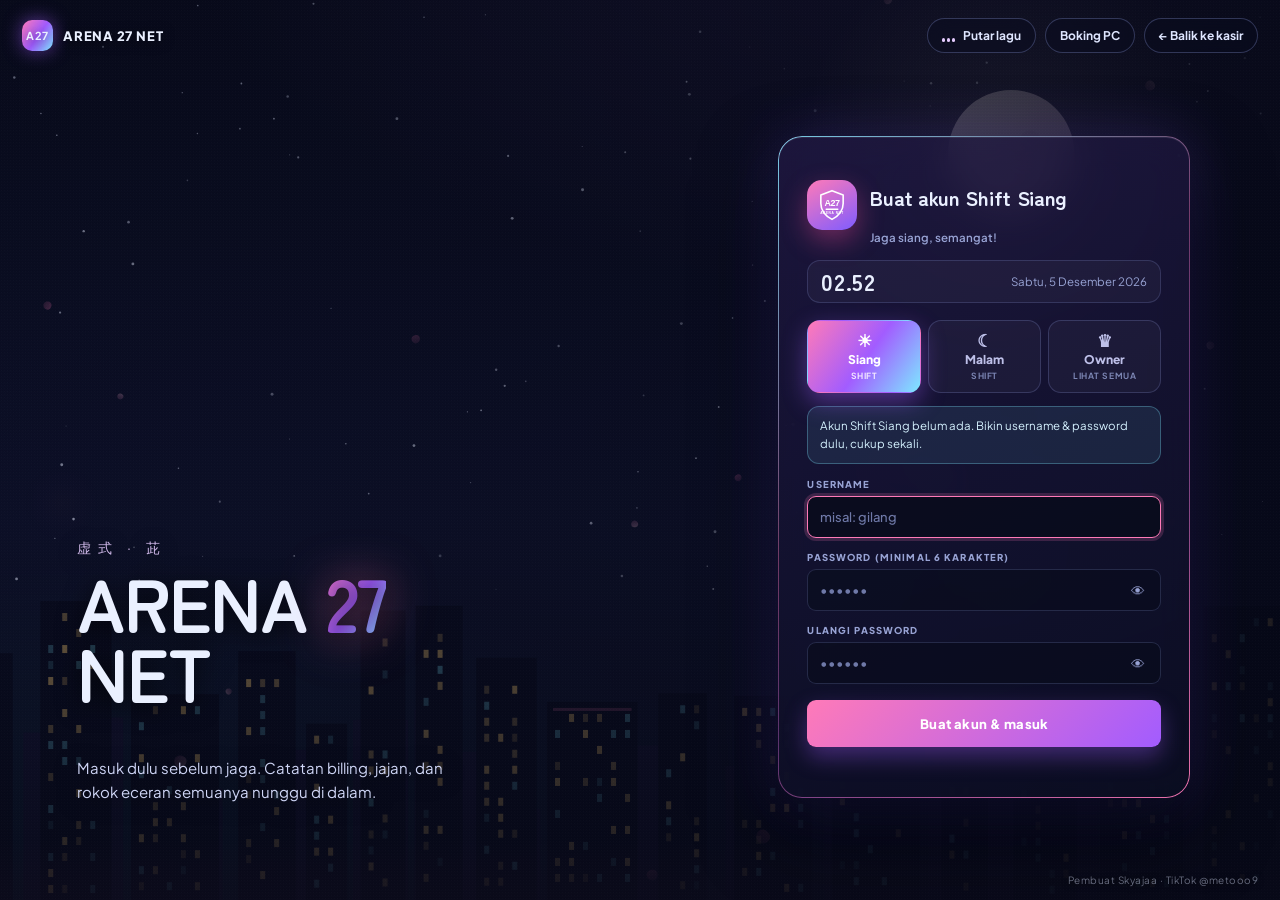
<file: index.html>
<!DOCTYPE html>
<html lang="id">
<head>
<meta charset="UTF-8">
<meta name="viewport" content="width=device-width, initial-scale=1.0">
<title>ARENA 27 NET</title>

<link rel="stylesheet" href="assets/theme.css">
<style>
.head-tools{display:flex;align-items:center;gap:9px;flex-wrap:wrap;justify-content:flex-end}
#shiftSwitch{display:flex;gap:6px}
#shiftSwitch button{min-height:34px;padding:0 11px}
#shiftSwitch button[disabled]{opacity:.45;pointer-events:none}
.card h2{font-size:19px}
#inputCard{border-top:1px solid rgba(255,122,184,.5)}
@media(max-width:700px){.head-tools{width:100%;justify-content:space-between}#shiftSwitch{flex:1}}
</style>
</head>

<body data-video="bg-anime.mp4" data-poster="bg-anime-poster.webp">

<div class="container">

    <div class="header">

        <div class="logo">
            <div class="logo-icon" role="img" aria-label="Logo Arena 27 Net">
                <svg viewBox="0 0 64 64" aria-hidden="true">
                    <path d="M32 5 53 13v16c0 14-8 23-21 30C19 52 11 43 11 29V13L32 5Z" fill="none" stroke="currentColor" stroke-width="3" stroke-linejoin="round"/>
                    <text x="32" y="34" text-anchor="middle" fill="currentColor" font-family="Arial,sans-serif" font-size="17" font-weight="800" letter-spacing="-1">A27</text>
                    <path d="M21 40h22" stroke="currentColor" stroke-width="2.5" stroke-linecap="round"/>
                    <text x="32" y="49" text-anchor="middle" fill="currentColor" font-family="Arial,sans-serif" font-size="6" font-weight="700" letter-spacing="1.1">ARENA NET</text>
                </svg>
            </div>
            <div>
                <div class="logo-title">ARENA 27 NET</div>
                <div class="logo-sub">reguler · vip · vvip</div>
                        </div>

        </div>

        <div class="head-tools">
            <div class="who"><span class="dot"></span><span>Jaga sebagai</span><b id="whoName">Shift Siang</b></div>
            <div id="shiftSwitch">
                <button class="btn-ghost" type="button" data-shift="SIANG" onclick="switchShift('SIANG')">Siang</button>
                <button class="btn-ghost" type="button" data-shift="MALAM" onclick="switchShift('MALAM')">Malam</button>
                <button class="btn-ghost" type="button" data-shift="OWNER" onclick="switchShift('OWNER')">Owner</button>
            </div>
            <button class="btn-ghost" type="button" id="videoToggle" hidden>Video latar</button>
            <button class="btn-ghost" type="button" onclick="leaveSession()">Keluar</button>
            <a class="stock-link" href="#akunCard">Password</a>
            <a class="stock-link" href="stock.html">Stok &amp; rokok</a>
        </div>

    </div>


    <!-- IDENTITAS -->

    <div class="card">

        <div class="grid">

            <div class="field">
                <label>PETUGAS JAGA</label>
                <input id="staff" placeholder="GILANG" oninput="saveIdent()">
            </div>

            <div class="field">
                <label>TANGGAL LAPORAN</label>
                <input id="tanggal" type="date" onchange="saveIdent();render()">
            </div>

            

        </div>
        <p class="settings-note" style="margin:10px 0 0;">Pilih tanggal buat melihat, mencatat, atau mengunduh laporan hari itu. Data Siang dan Malam dipisah, Owner lihat gabungan keduanya.</p>

    </div>

    <details class="card settings">
        <summary>Harga PC</summary>
        <div class="settings-body">
            <p class="settings-intro">Isi harga standar tiap klas PC. PC yang tarifnya beda ditulis harga khususnya di kolom bawah. Klik tombol PC buat mengisi nama dan nominal sekaligus.</p>
            <div class="price-grid">
                <div class="field"><label>DEFAULT REGULER</label><input id="priceREGULER" type="number" min="0" placeholder="Belum diatur"></div>
                <div class="field"><label>DEFAULT VIP</label><input id="priceVIP" type="number" min="0" placeholder="Belum diatur"></div>
                <div class="field"><label>DEFAULT VVIP</label><input id="priceVVIP" type="number" min="0" placeholder="Belum diatur"></div>
            </div>
            <div class="field">
                <label>HARGA KHUSUS PER PC</label>
                <textarea id="pcPrices" placeholder="Contoh:&#10;REG 01=4000&#10;VIP 03=5000&#10;VVIP 01=6000"></textarea>
                <p class="settings-note">Satu PC satu baris, formatnya NAMA PC=HARGA. Harga khusus menang atas harga standar.</p>
            </div>
            <button class="settings-save" onclick="savePrices()">Simpan pengaturan</button>
        </div>
    </details>

    <!-- INPUT CEPAT -->

    <div class="card" id="inputCard">

        <h2 class="serif">Sesi baru</h2>

        <div class="grid">

            <div class="field">
                <label>KLAS PC</label>
                <div class="seg" id="segKat">
                    <button class="active" onclick="setKat('REGULER',this)">REGULER</button>
                    <button onclick="setKat('VIP',this)">VIP</button>
                    <button onclick="setKat('VVIP',this)">VVIP</button>
                </div>
            </div>

            <div class="field" style="grid-column:span 2">
                <label>NAMA PC / TAMU</label>
                <input id="nama" placeholder="REG 02 / FAISAL" onchange="isiHargaNama()" onkeydown="if(event.key==='Enter')addEntry()">
                <div class="chips" id="chips"></div>
            </div>

            <div class="field">
                <label>TAGIHAN</label>
                <input id="nominal" type="number" placeholder="4000" oninput="hitungKembalian()">
            </div>

            <div class="field">
                <label>PEMBAYARAN</label>
                <div class="seg" id="segBayar">
                    <button class="cash active" onclick="setBayar('CASH',this)">CASH</button>
                    <button class="qris" onclick="setBayar('QRIS',this)">QRIS</button>
                </div>
            </div>

            <div class="field" id="bayarField">
                <label>UANG DITERIMA</label>
                <input id="bayar" type="number" placeholder="5000" oninput="hitungKembalian()">
            </div>

            <div class="field">
                <label>&nbsp;</label>
                <button class="add-btn" onclick="addEntry()">Tambah sesi</button>
            </div>

        </div>

        <div class="hint" id="kembalianHint"></div>
        <p class="settings-note" style="margin:6px 0 0;">Uang kembalian cuma bantu hitung di meja, tidak ikut tersimpan atau masuk laporan.</p>

    </div>


    <!-- DAFTAR -->

    <div class="card">

        <h2 class="serif" id="listTitle">Sesi tercatat</h2>
        <div class="list-tools">
            <input id="entrySearch" type="search" placeholder="Cari nama atau PC…" oninput="render()" aria-label="Cari sesi">
            <span class="list-count" id="entryCount">0 sesi</span>
        </div>

        <div class="cols">

            <div class="grp">
                <h3>REGULER</h3>
                <div id="listREGULER"></div>
            </div>

            <div class="grp">
                <h3>VIP</h3>
                <div id="listVIP"></div>
            </div>

            <div class="grp">
                <h3>VVIP</h3>
                <div id="listVVIP"></div>
            </div>

        </div>

    </div>


    <!-- TOTALS -->

    <div class="card">

        <div class="totals">

            <div class="tot">
                <div class="lbl">TOTAL CASH</div>
                <div class="val" id="totCash">0</div>
            </div>

            <div class="tot warm">
                <div class="lbl">TOTAL QRIS</div>
                <div class="val" id="totQris">0</div>
            </div>

            <div class="tot">
                <div class="lbl">TOTAL SEMUA</div>
                <div class="val" id="totSemua">0</div>
            </div>

        </div>

    </div>


    <!-- EXPORT -->

    <div class="card">

        <h2 class="serif">Kirim laporan</h2>

        <div class="export">

            <button class="primary" onclick="copyTsv()">Copy buat Excel</button>

            <button onclick="downloadXls()">Unduh .xls</button>

            <button onclick="window.print()">Cetak / PDF</button>

            <button class="danger" id="resetButton" onclick="resetHarian()">Kosongkan shift ini</button>

        </div>
        <div class="backup-actions">
            <button type="button" onclick="downloadBackup()">Cadangkan data</button>
            <button type="button" onclick="document.getElementById('backupFile').click()">Pulihkan cadangan</button>
            <input id="backupFile" type="file" accept="application/json,.json" hidden onchange="restoreBackup(event)">
        </div>
        <p class="settings-note" style="margin:9px 0 0">File cadangan berisi laporan kasir dan harga PC di komputer ini. Simpan di folder yang aman.</p>

    </div>


    <!-- AKUN -->

    <div class="card" id="akunCard">

        <h2 class="serif">Ganti <span id="pwKind">password</span> <b id="akunName">Shift Siang</b></h2>

        <div class="grid">
            <div class="field">
                <label for="pwOld" id="pwOldLabel">PASSWORD SEKARANG</label>
                <input id="pwOld" type="password" autocomplete="current-password" placeholder="Isi dulu yang lama">
            </div>
            <div class="field">
                <label for="pwNew" id="pwNewLabel">PASSWORD BARU</label>
                <input id="pwNew" type="password" autocomplete="new-password" placeholder="Minimal 6 karakter">
            </div>
            <div class="field">
                <label for="pwNew2">ULANGI YANG BARU</label>
                <input id="pwNew2" type="password" autocomplete="new-password" placeholder="Sama persis">
            </div>
            <button class="add-btn" type="button" id="pwSave" onclick="savePassword()">Ganti sekarang</button>
        </div>

        <div class="hint" id="pwMsg"></div>
        <p class="settings-note" style="margin:6px 0 0">Password baru cuma berlaku di komputer ini, langsung dipakai buat login berikutnya. Kalau lupa, bikin ulang akunnya dari halaman masuk.</p>

    </div>

</div>


<!-- AREA CETAK -->

<div id="printArea"></div>


<div class="toast" id="toast"></div>

<script src="assets/anime-bg.js"></script>
<script src="assets/auth.js"></script>
<script>

/* ================= DATA ================= */

let entries = [];
let kat  = "REGULER";
let bayar= "CASH";
const session = ArenaAuth.session();
if(!session) location.replace("login.html");
let activeShift = session ? session.account : "SIANG";

function todayKey(){
    const now = new Date();
    return `${now.getFullYear()}-${String(now.getMonth()+1).padStart(2,"0")}-${String(now.getDate()).padStart(2,"0")}`;
}

try{
    entries = JSON.parse(localStorage.getItem("billing_entries")) || [];
    const legacyDate = localStorage.getItem("billing_tgl");
    let migrated = false;
    entries.forEach(e => {
        if(!e.shift) e.shift = "SIANG";
        if(!e.date){
            e.date = legacyDate || todayKey();
            migrated = true;
        }
    });
    if(migrated){
        try{ localStorage.setItem("billing_entries", JSON.stringify(entries)); }catch(e){}
    }
}catch(e){ entries = []; }

function scopedEntries(){
    const selectedDate = document.getElementById("tanggal").value;
    return entries.filter(e =>
        e.date === selectedDate &&
        (activeShift === "OWNER" || (e.shift || "SIANG") === activeShift)
    );
}

function applyShift(){
    const staff = document.getElementById("staff");
    staff.value = activeShift === "OWNER"
        ? "OWNER"
        : (localStorage.getItem("billing_staff_" + activeShift) || (session && session.username) || "");
    staff.readOnly = activeShift === "OWNER";
    document.getElementById("inputCard").style.display = activeShift === "OWNER" ? "none" : "";
    document.getElementById("resetButton").style.display = activeShift === "OWNER" ? "none" : "";
    document.getElementById("whoName").textContent = ArenaAuth.LABELS[activeShift];
    document.querySelectorAll("#shiftSwitch button").forEach(b => {
        const on = b.dataset.shift === activeShift;
        b.classList.toggle("on", on);
        b.disabled = on;
    });
    syncPasswordCard();
    render();
}

function switchShift(account){
    localStorage.setItem("arena27_last_shift", account);
    location.replace("login.html?switch=1&as=" + account);
}

function leaveSession(){
    ArenaAuth.signOut();
    location.replace("login.html");
}

/* ganti password akun yang lagi dipakai */
const PW_KIND = {
    OWNER:{word:"PIN", oldLabel:"PIN SEKARANG", newLabel:"PIN BARU", placeholder:"4 sampai 8 angka", digits:true},
    SIANG:{word:"password", oldLabel:"PASSWORD SEKARANG", newLabel:"PASSWORD BARU", placeholder:"Minimal 6 karakter", digits:false},
    MALAM:{word:"password", oldLabel:"PASSWORD SEKARANG", newLabel:"PASSWORD BARU", placeholder:"Minimal 6 karakter", digits:false}
};

function pwMsg(text, good){
    const h = document.getElementById("pwMsg");
    h.textContent = text;
    h.style.color = good ? "var(--good)" : "var(--bad)";
}

function syncPasswordCard(){
    const k = PW_KIND[activeShift] || PW_KIND.SIANG;
    document.getElementById("akunName").textContent = ArenaAuth.LABELS[activeShift];
    document.getElementById("pwKind").textContent = k.word;
    document.getElementById("pwOldLabel").textContent = k.oldLabel;
    document.getElementById("pwNewLabel").textContent = k.newLabel;
    const nw = document.getElementById("pwNew");
    nw.placeholder = k.placeholder;
    ["pwOld", "pwNew", "pwNew2"].forEach(id => {
        document.getElementById(id).inputMode = k.digits ? "numeric" : "";
    });
    pwMsg("", true);
}

function savePassword(){
    const old = document.getElementById("pwOld").value;
    const nw  = document.getElementById("pwNew").value;
    const nw2 = document.getElementById("pwNew2").value;
    const k = PW_KIND[activeShift] || PW_KIND.SIANG;

    if(!old) return pwMsg(k.word === "PIN" ? "PIN yang lama belum diisi." : "Password yang lama belum diisi.");
    if(!nw) return pwMsg(k.word === "PIN" ? "PIN baru belum diisi." : "Password baru belum diisi.");
    if(nw !== nw2) return pwMsg("Yang baru sama ulanginya beda, coba lagi.");

    const btn = document.getElementById("pwSave");
    btn.disabled = true;
    btn.textContent = "Menyimpan…";

    ArenaAuth.changePassword(activeShift, old, nw).then(function(){
        ["pwOld", "pwNew", "pwNew2"].forEach(id => document.getElementById(id).value = "");
        pwMsg(k.word + " " + ArenaAuth.LABELS[activeShift] + " sudah diganti. Login berikutnya pakai yang baru.", true);
        toast(k.word + " berhasil diganti");
    }).catch(function(err){
        pwMsg(err && err.message ? err.message : "Ganti " + k.word + " gagal, coba lagi.");
    }).finally(function(){
        btn.disabled = false;
        btn.textContent = "Ganti sekarang";
    });
}

function saveAll(){
    try{
        localStorage.setItem("billing_entries", JSON.stringify(entries));
        return true;
    }catch(e){
        alert("Gagal menyimpan. Data belum diperbarui di browser.");
        return false;
    }
}

function saveIdent(){
    if(activeShift !== "OWNER"){
        localStorage.setItem("billing_staff_" + activeShift, document.getElementById("staff").value);
    }
    localStorage.setItem("billing_tgl", document.getElementById("tanggal").value);
}


/* ================= SETUP ================= */

const CHIPS = {
    "REGULER":["REG 01","REG 02","REG 03","REG 04","REG 05","REG 06","REG 07","REG 08","REG 09","REG 10","REG 11"],
    "VIP":    ["VIP 01","VIP 02","VIP 03","VIP 04","VIP 05"],
    "VVIP":   ["VVIP 01","VVIP 02"]
};

let priceSettings = {defaults:{}, pc:{}};
try{
    priceSettings = JSON.parse(localStorage.getItem("billing_prices")) || priceSettings;
}catch(e){}

function initPrices(){
    ["REGULER","VIP","VVIP"].forEach(k => {
        const field = document.getElementById("price" + k);
        field.value = priceSettings.defaults[k] || "";
    });
    document.getElementById("pcPrices").value = Object.entries(priceSettings.pc)
        .map(([name, price]) => `${name}=${price}`).join("\n");
}

function savePrices(){
    const defaults = {};
    ["REGULER","VIP","VVIP"].forEach(k => {
        const value = document.getElementById("price" + k).value;
        defaults[k] = value === "" ? null : Number(value);
    });
    if(Object.values(defaults).some(value=>value!==null&&(!Number.isFinite(value)||value<0))){
        alert("Harga default harus berupa angka nol atau lebih.");
        return;
    }

    const pc = {};
    const lines = document.getElementById("pcPrices").value.split(/\n/);
    for(const line of lines){
        if(!line.trim()) continue;
        const match = line.match(/^(.+?)\s*=\s*(\d+)$/);
        if(!match){
            alert("Format harga PC belum benar. Gunakan NAMA PC=HARGA, satu PC per baris.");
            return;
        }
        const price = Number(match[2]);
        if(!match[1].trim() || !Number.isFinite(price)){
            alert("Nama PC dan harga harus diisi dengan benar.");
            return;
        }
        pc[match[1].trim().toUpperCase()] = price;
    }

    const previous = priceSettings;
    priceSettings = {defaults, pc};
    try{
        localStorage.setItem("billing_prices", JSON.stringify(priceSettings));
        toast("Pengaturan harga berhasil disimpan.");
    }catch(e){
        priceSettings = previous;
        alert("Pengaturan gagal disimpan di browser.");
    }
}

function pilihPc(name){
    document.getElementById("nama").value = name;
    isiHargaNama();
}

function isiHargaNama(){
    const name = document.getElementById("nama").value.trim().toUpperCase();
    const price = priceSettings.pc[name] ?? priceSettings.defaults[kat];
    if(price !== null && price !== undefined && price !== ""){
        document.getElementById("nominal").value = price;
        hitungKembalian();
    }
}

function setKat(k, btn){

    kat = k;

    document.querySelectorAll("#segKat button")
        .forEach(b => b.classList.remove("active"));

    btn.classList.add("active");

    renderChips();

}

function setBayar(b, btn){

    bayar = b;

    document.querySelectorAll("#segBayar button")
        .forEach(x => x.classList.remove("active"));

    btn.classList.add("active");

    document.getElementById("bayarField").style.display =
        b === "CASH" ? "block" : "none";

    hitungKembalian();

}


function renderChips(){

    document.getElementById("chips").innerHTML =
        CHIPS[kat].map(c =>
            `<button onclick="pilihPc('${c}')">${c}</button>`
        ).join("");

}

/* ================= TAMBAH / HAPUS ================= */

function addEntry(){

    if(activeShift === "OWNER") return;

    const nama    = document.getElementById("nama").value.trim().toUpperCase();
    const nominal = Number(document.getElementById("nominal").value);
    

        if(!nama || !Number.isFinite(nominal) || nominal <= 0 || !document.getElementById("tanggal").value){
        alert("Isi tanggal, nama/PC, dan nominal dengan benar.");
        return;
    }


    entries.push({
        id: Date.now() + "" + Math.floor(Math.random()*999),
        kat,
        shift: activeShift,
        date: document.getElementById("tanggal").value,
        nama,
        nominal,
        bayarM: bayar
    });

    if(!saveAll()){
        entries.pop();
        return;
    }

    document.getElementById("nama").value    = "";
    document.getElementById("nominal").value = "";
    document.getElementById("bayar").value   = "";

    document.getElementById("kembalianHint").textContent = "";

    render();

}


function delEntry(id){
    const entry = entries.find(e => e.id === id);
    if(!entry || !confirm(`Hapus sesi ${entry.nama} senilai ${fmt(entry.nominal)}?`)) return;
    const previous = entries;
    entries = entries.filter(e => e.id !== id);
    if(!saveAll()) entries = previous;
    render();
}

/* ================= KEMBALIAN ================= */

function hitungKembalian(){

    const nominal = Number(document.getElementById("nominal").value) || 0;
    const terima  = Number(document.getElementById("bayar").value)   || 0;

    const h = document.getElementById("kembalianHint");

    if(bayar !== "CASH" || !terima || !nominal){
        h.textContent = "";
        return;
    }

    h.textContent =
        terima >= nominal
        ? "→ Kembalian: " + fmt(terima - nominal)
        : "⚠ Uang diterima kurang " + fmt(nominal - terima);

}

/* ================= FORMAT ================= */

function fmt(n){
    return Math.round(n).toLocaleString("id-ID");
}


function tanggalLabel(){

    const v = document.getElementById("tanggal").value;

    if(!v) return "-";

    const d = new Date(v + "T00:00:00");

    return d.toLocaleDateString("id-ID",{day:"2-digit",month:"long",year:"numeric"}).toUpperCase();

}

/* ================= RENDER ================= */

function render(){

    const shownEntries = scopedEntries();
    document.getElementById("listTitle").textContent = activeShift === "OWNER"
        ? "Ringkasan semua shift — " + tanggalLabel()
        : "Daftar sesi — " + tanggalLabel() + " · Shift " + activeShift;

    const search = document.getElementById("entrySearch").value.trim().toLocaleLowerCase("id-ID");
    const visibleEntries = search
        ? shownEntries.filter(e => String(e.nama).toLocaleLowerCase("id-ID").includes(search))
        : shownEntries;
    document.getElementById("entryCount").textContent = search
        ? `${visibleEntries.length} dari ${shownEntries.length} sesi`
        : `${shownEntries.length} sesi`;

    ["REGULER","VIP","VVIP"].forEach(k => {

        const box  = document.getElementById("list" + k);
        const list = visibleEntries.filter(e => e.kat === k);


        box.innerHTML = list.length === 0
            ? `<div class="none">belum ada sesi</div>`
            : list.map((e,i) => {

                return `

                <div class="entry">

                    <span class="no">${i+1}.</span>

                    <span class="nm">${esc(e.nama)}</span>

                    <span class="pay">
                        <b>${fmt(e.nominal)}</b> ${e.bayarM}
                        ${activeShift === "OWNER" ? `<div class="kembali">Shift ${esc(e.shift || "SIANG")}</div>` : ""}
                    </span>

                    ${activeShift === "OWNER" ? "" : `<button class="del" onclick="delEntry('${e.id}')">×</button>`}

                </div>`;

            }).join("");

    });


    let cash = 0, qris = 0;

    shownEntries.forEach(e => {
        if(e.bayarM === "CASH") cash += e.nominal;
        else qris += e.nominal;
    });

    document.getElementById("totCash").textContent  = fmt(cash);
    document.getElementById("totQris").textContent  = fmt(qris);
    document.getElementById("totSemua").textContent = fmt(cash + qris);

}

function esc(s){
    return String(s).replaceAll("&","&amp;").replaceAll("<","&lt;").replaceAll(">","&gt;");
}

/* ================= BUILD REPORT GRID ================= */

/* Susunan ngikutin template Excel kamu:
   REGULER di kolom A-C, VIP di E-G, VVIP di I-K (kolom D & H kosong). */

function buildRows(){

    const reportEntries = scopedEntries();

    const cols = ["REGULER","VIP","VVIP"].map(k =>
        reportEntries
            .filter(e => e.kat === k)
            .map(e => {
                return {
                    nama: e.nama,
                    pay : fmt(e.nominal) + " " + e.bayarM
                };
            })
    );

    const rows = [];

    const row = (a,b,c) => rows.push([a,b,c]);


    row("LAPORAN STAFF","","");
    row("NAMA : " + (document.getElementById("staff").value || "-").toUpperCase(),"","");
    row("TANGGAL : " + tanggalLabel(),"","");
    row("","","");

    row("REGULER","","","" ,"VIP","","","","VVIP","","");

    row(
        "NO","NAMA/PC","PEMBAYARAN","",
        "NO","NAMA/PC","PEMBAYARAN","",
        "NO","NAMA/PC","PEMBAYARAN"
    );


    const max = Math.max(cols[0].length, cols[1].length, cols[2].length);

    for(let i = 0; i < max; i++){

        rows.push([
            i < cols[0].length ? (i+1)   : "", 
            i < cols[0].length ? cols[0][i].nama : "", 
            i < cols[0].length ? cols[0][i].pay  : "", "",

            i < cols[1].length ? (i+1)   : "", 
            i < cols[1].length ? cols[1][i].nama : "", 
            i < cols[1].length ? cols[1][i].pay  : "", "",

            i < cols[2].length ? (i+1)   : "", 
            i < cols[2].length ? cols[2][i].nama : "", 
            i < cols[2].length ? cols[2][i].pay  : ""
        ]);

    }


    let cash = 0, qris = 0;

    reportEntries.forEach(e => {
        if(e.bayarM === "CASH") cash += e.nominal; else qris += e.nominal;
    });


    row("","","");
    row("","","");

    row("", "TOTAL CASH : "     + fmt(cash));
    row("", "TOTAL QRIS : "     + fmt(qris));

    return rows;

}


/* ================= TSV (COPY KE EXCEL) ================= */

function tsvText(){

    return buildRows()
        .map(r => r.join("\t"))
        .join("\n");

}


function copyTsv(){

    const t = tsvText();

    const done = () => toast("Tersalin! Buka Excel → klik sel A1 → Ctrl+V");

    if(navigator.clipboard && navigator.clipboard.writeText){

        navigator.clipboard.writeText(t).then(done).catch(() => fallbackCopy(t, done));

    }else{

        fallbackCopy(t, done);

    }

}


function fallbackCopy(text, done){

    const ta = document.createElement("textarea");

    ta.value = text;

    document.body.appendChild(ta);

    ta.select();

    try{
        document.execCommand("copy");
        done();
    }catch(e){
        alert("Gagal copy otomatis. Buka DevTools atau pakai Unduh .xls.");
    }

    ta.remove();

}


/* ================= UNDUH .XLS ================= */

function downloadXls(){
    const rows = buildRows();
    const totalCols = 11;
    const cell = (value, style = "") =>
        `<td style="${style}">${esc(value ?? "")}</td>`;
    const border = "border:1px solid #d7e2d8;padding:7px 9px;";
    let html = `<html><head><meta charset="UTF-8"><style>
        body{font-family:Arial,sans-serif;color:#24352a;background:#fff}
        table{border-collapse:collapse;width:100%;}
    </style></head><body><table>
        <colgroup>${[5,18,17,2,5,18,17,2,5,18,17].map(w => `<col style="width:${w}%">`).join("")}</colgroup>`;

    rows.forEach((r, index) => {
        html += "<tr>";

        if(index <= 2){
            const value = r[0] ?? "";
            const style = index === 0
                ? "background:#26734f;color:#fff;font-size:18px;font-weight:bold;padding:14px;border:1px solid #26734f;"
                : "background:#eef5ef;color:#405449;font-size:11px;padding:7px 10px;border:1px solid #d7e2d8;";
            html += `<td colspan="${totalCols}" style="${style}">${esc(value)}</td>`;
        }else if(index === 4){
            html += `<td colspan="3" style="${border}background:#26734f;color:#fff;text-align:center;font-weight:bold;padding:9px;">REGULER</td>`;
            html += `<td style="${border}background:#fff;"></td>`;
            html += `<td colspan="3" style="${border}background:#b87926;color:#fff;text-align:center;font-weight:bold;padding:9px;">VIP</td>`;
            html += `<td style="${border}background:#fff;"></td>`;
            html += `<td colspan="3" style="${border}background:#43594a;color:#fff;text-align:center;font-weight:bold;padding:9px;">VVIP</td>`;
        }else if(index === 5){
            for(let i = 0; i < totalCols; i++){
                const spacer = i === 3 || i === 7;
                html += cell(r[i], `${border}background:${spacer ? "#fff" : "#eaf1eb"};font-weight:bold;text-align:center;color:#405449;`);
            }
        }else if(index >= rows.length - 2){
            html += cell("", `${border}background:#eef5ef;`);
            html += `<td colspan="10" style="${border}background:#eef5ef;font-weight:bold;color:#26734f;padding:8px 10px;">${esc(r[1] ?? "")}</td>`;
        }else{
            for(let i = 0; i < totalCols; i++){
                const spacer = i === 3 || i === 7;
                const style = `${border}background:${spacer ? "#fff" : (index % 2 ? "#fff" : "#f7faf7")};${i === 0 || i === 4 || i === 8 ? "text-align:center;" : ""}`;
                html += cell(r[i], style);
            }
        }

        html += "</tr>";
    });

    html += `</table></body></html>`;
    const blob = new Blob(
        ['\ufeff' + html],
        {type:"application/vnd.ms-excel"}
    );
    const a = document.createElement("a");
    a.href = URL.createObjectURL(blob);
    a.download =
        "LAPORAN " +
        (document.getElementById("staff").value || "STAFF").toUpperCase() + " " +
        tanggalLabel() + ".xls";
    a.click();
    URL.revokeObjectURL(a.href);
    toast("Terunduh. Kalau Excel kasih peringatan format, klik Yes aja.");

    buildPrint(rows);
}


/* ================= CETAK ================= */

function buildPrint(rows){


    let html = `
        <h1>LAPORAN STAFF</h1>
        <p>NAMA : ${esc((document.getElementById("staff").value || "-").toUpperCase())}</p>
        <p>TANGGAL : ${tanggalLabel()}</p>
        <table>
    `;


    rows.slice(4).forEach((r, idx) => {

        html += "<tr>";

        r.forEach(c => {

            const isHead = idx === 0 || idx === 1;

            html += isHead
                ? `<th>${c ?? ""}</th>`
                : `<td>${c ?? ""}</td>`;

        });

        html += "</tr>";

    });

    html += `</table>`;


    document.getElementById("printArea").innerHTML = html;

}


window.addEventListener("beforeprint", () => {

    buildPrint(buildRows());

});


/* ================= RESET HARIAN ================= */

function resetHarian(){

    if(activeShift === "OWNER") return;
    const shiftEntries = scopedEntries();
    const selectedDate = document.getElementById("tanggal").value;

    if(shiftEntries.length === 0){
        alert("Belum ada data pada tanggal yang dipilih.");
        return;
    }


    if(
        confirm(
            "Reset data shift " + activeShift + " tanggal " + tanggalLabel() + "?\n\n" +
            "Hanya data pada tanggal yang dipilih yang akan dihapus.\n" +
            "PASTIKAN laporan shift sudah di-copy / diunduh dulu.\n" +
            "OK untuk reset, Batal untuk batal."
        )
    ){

        const previous = entries;
        entries = entries.filter(e =>
            (e.shift || "SIANG") !== activeShift || e.date !== selectedDate
        );

        if(!saveAll()){
            entries = previous;
            render();
            return;
        }

        render();
        toast("Data shift " + activeShift + " tanggal " + tanggalLabel() + " dikosongkan.");

    }

}

/* ================= TOAST ================= */

let toastTimer;

function toast(msg){

    const t = document.getElementById("toast");

    t.textContent = msg;

    t.classList.add("show");

    clearTimeout(toastTimer);

    toastTimer = setTimeout(() => t.classList.remove("show"), 2600);

}


function downloadBackup(){
    const backup = {
        app:"ARENA 27 NET KASIR",
        version:1,
        exportedAt:new Date().toISOString(),
        entries,
        prices:priceSettings,
        staff:{
            SIANG:localStorage.getItem("billing_staff_SIANG") || "",
            MALAM:localStorage.getItem("billing_staff_MALAM") || ""
        }
    };
    const blob = new Blob([JSON.stringify(backup,null,2)],{type:"application/json"});
    const link = document.createElement("a");
    link.href = URL.createObjectURL(blob);
    link.download = `cadangan-kasir-arena27-${todayKey()}.json`;
    link.click();
    setTimeout(()=>URL.revokeObjectURL(link.href),1000);
    toast("Cadangan kasir berhasil diunduh.");
}

async function restoreBackup(event){
    const file = event.target.files?.[0];
    event.target.value = "";
    if(!file) return;
    try{
        const backup = JSON.parse(await file.text());
        if(backup.app !== "ARENA 27 NET KASIR" || backup.version !== 1 || !Array.isArray(backup.entries) || !backup.prices || typeof backup.prices !== "object"){
            throw new Error("File bukan cadangan kasir Arena 27 Net yang valid.");
        }
        const validEntries = backup.entries.every(entry => entry &&
            ["REGULER","VIP","VVIP"].includes(entry.kat) &&
            ["CASH","QRIS"].includes(entry.bayarM) &&
            typeof entry.nama === "string" && Number.isFinite(Number(entry.nominal)) && Number(entry.nominal) > 0 &&
            /^\d{4}-\d{2}-\d{2}$/.test(entry.date) && ["SIANG","MALAM"].includes(entry.shift || "SIANG"));
        const defaults = backup.prices.defaults && typeof backup.prices.defaults === "object" && !Array.isArray(backup.prices.defaults) ? backup.prices.defaults : {};
        const pc = backup.prices.pc && typeof backup.prices.pc === "object" && !Array.isArray(backup.prices.pc) ? backup.prices.pc : {};
        const validPrices = Object.values(defaults).every(value=>value===null||(Number.isFinite(Number(value))&&Number(value)>=0)) &&
            Object.entries(pc).every(([name,value])=>name.trim()&&Number.isFinite(Number(value))&&Number(value)>=0);
        if(!validEntries) throw new Error("Ada data sesi yang tidak valid di file cadangan.");
        if(!validPrices) throw new Error("Pengaturan harga pada file cadangan tidak valid.");
        if(!confirm(`Pulihkan ${backup.entries.length} sesi dan pengaturan harga dari file ini? Data kasir saat ini akan diganti.`)) return;

        const oldEntries = entries;
        const oldPrices = priceSettings;
        const storageKeys = ["billing_entries","billing_prices","billing_staff_SIANG","billing_staff_MALAM"];
        const oldStorage = Object.fromEntries(storageKeys.map(key=>[key,localStorage.getItem(key)]));
        entries = backup.entries.map(entry=>({...entry,shift:entry.shift || "SIANG"}));
        priceSettings = {defaults,pc};
        try{
            localStorage.setItem("billing_entries",JSON.stringify(entries));
            localStorage.setItem("billing_prices",JSON.stringify(priceSettings));
            ["SIANG","MALAM"].forEach(shift=>localStorage.setItem("billing_staff_"+shift,String(backup.staff?.[shift] || "")));
        }catch(error){
            entries = oldEntries;
            priceSettings = oldPrices;
            storageKeys.forEach(key=>{
                try{
                    if(oldStorage[key]===null) localStorage.removeItem(key);
                    else localStorage.setItem(key,oldStorage[key]);
                }catch(rollbackError){}
            });
            throw new Error("Gagal menyimpan pemulihan di browser. Data aktif dipertahankan sebisa mungkin.");
        }
        initPrices();
        render();
        toast("Cadangan berhasil dipulihkan.");
    }catch(error){
        alert(error.message || "File cadangan tidak dapat dibaca.");
    }
}

/* ================= START ================= */

document.getElementById("staff").value = activeShift === "OWNER"
    ? "OWNER"
    : (localStorage.getItem("billing_staff_" + activeShift) ||
       (activeShift === "SIANG" ? localStorage.getItem("billing_staff") : "") || "");

document.getElementById("tanggal").value =
    localStorage.getItem("billing_tgl") || todayKey();

initPrices();
renderChips();
applyShift();

</script>

</body>
</html>
</file>
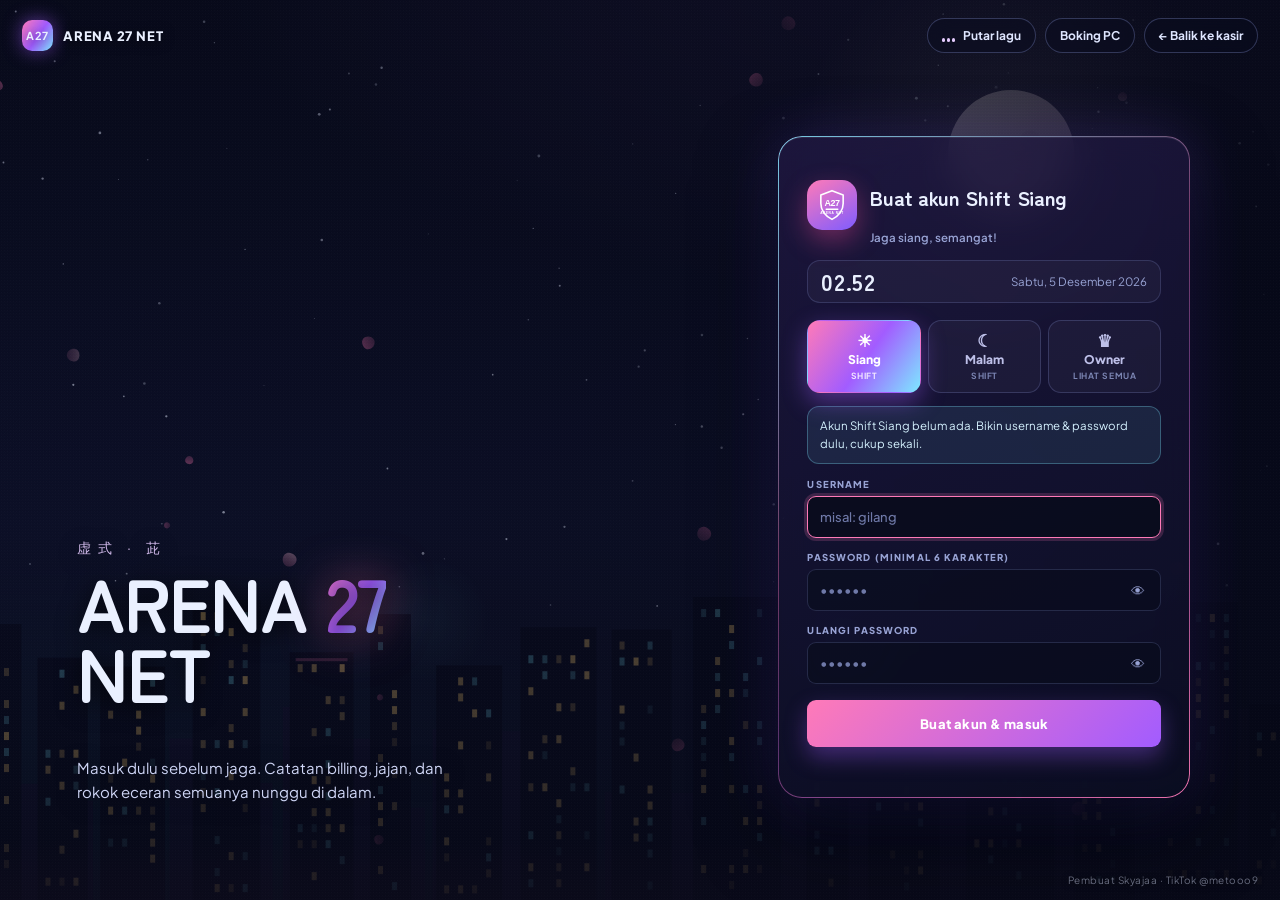
<file: login.html>
<!DOCTYPE html>
<html lang="id">
<head>
<meta charset="UTF-8">
<meta name="viewport" content="width=device-width, initial-scale=1.0">
<meta name="theme-color" content="#0b0f24">
<title>Masuk — ARENA 27 NET</title>
<link rel="stylesheet" href="assets/theme.css">
<style>
body.login{
    overflow:hidden;
    --grad:linear-gradient(125deg,#ff7ab8 0%,#a25cff 52%,#7ee8ff 100%);
}
/* di halaman masuk video-nya tampil terang; lapisan gelap cuma ngebentuk sisi kanan buat kartu */
body.login .bg-video video{filter:saturate(1.1) contrast(1.05) brightness(.96)}
body.login .bg-veil{background:
    linear-gradient(90deg,rgba(6,8,22,.2) 0%,rgba(6,8,22,.35) 45%,rgba(6,8,22,.8) 100%),
    linear-gradient(0deg,rgba(6,8,22,.86) 0%,rgba(6,8,22,.28) 42%,rgba(6,8,22,.5) 100%);}

.scan{
    position:fixed;inset:0;z-index:1;pointer-events:none;
    background:repeating-linear-gradient(0deg,rgba(255,255,255,.022) 0 1px,rgba(0,0,0,0) 1px 3px);
    mix-blend-mode:overlay;
}
.fx{position:fixed;inset:0;z-index:1;pointer-events:none;overflow:hidden}
.fx span{
    position:absolute;bottom:-20px;width:var(--s);height:var(--s);border-radius:50%;
    background:radial-gradient(circle,#ffd9ec 0%,rgba(255,122,184,.7) 40%,rgba(0,0,0,0) 70%);
    filter:blur(.4px);opacity:0;animation:rise var(--d) linear var(--w) infinite;
}
@keyframes rise{
    0%{transform:translate(0,0);opacity:0}
    14%{opacity:.8}
    100%{transform:translate(var(--x),-110vh);opacity:0}
}

.topbar{
    position:fixed;top:18px;left:22px;right:22px;z-index:3;
    display:flex;align-items:center;justify-content:space-between;gap:10px;
}
.mini-brand{display:flex;align-items:center;gap:10px;font-weight:800;font-size:13px;letter-spacing:.06em;text-shadow:0 2px 12px rgba(0,0,0,.6)}
.mini-brand b{width:31px;height:31px;display:grid;place-items:center;border-radius:10px;background:var(--grad);font-size:11px;box-shadow:0 0 18px rgba(162,92,255,.55)}
.kembali{
    display:inline-flex;align-items:center;gap:8px;padding:9px 14px;border-radius:999px;
    border:1px solid rgba(163,178,255,.26);background:rgba(10,13,32,.45);
    backdrop-filter:blur(10px);-webkit-backdrop-filter:blur(10px);
    color:#dfe6ff;font-size:12px;font-weight:700;text-decoration:none;transition:.18s;
}
.kembali:hover{background:rgba(162,92,255,.28);border-color:rgba(255,122,184,.6);transform:translateY(-1px)}
.sound{
    display:inline-flex;align-items:center;gap:8px;padding:9px 14px;border-radius:999px;
    border:1px solid rgba(163,178,255,.26);background:rgba(10,13,32,.45);
    backdrop-filter:blur(10px);-webkit-backdrop-filter:blur(10px);
    color:#dfe6ff;font-size:12px;font-weight:700;transition:.18s;
}
.sound:hover{background:rgba(162,92,255,.28);border-color:rgba(255,122,184,.6)}
.eq{display:inline-flex;gap:2px;align-items:flex-end;height:12px}
.eq i{width:3px;height:4px;border-radius:2px;background:#e6ccff}
.sound.on .eq i{animation:eq .8s ease-in-out infinite}
.sound.on .eq i:nth-child(2){animation-delay:.2s}
.sound.on .eq i:nth-child(3){animation-delay:.4s}
@keyframes eq{0%,100%{height:3px}50%{height:12px}}

.hero{position:fixed;left:6vw;bottom:9vh;z-index:2;max-width:520px;text-shadow:0 4px 24px rgba(0,0,0,.7)}
.hero .jp{font-size:14px;letter-spacing:.48em;color:#e6ccff;opacity:.9}
.hero h1{margin-top:8px;font-family:var(--font-display);font-size:clamp(40px,6vw,74px);font-weight:700;line-height:.95;letter-spacing:-2px}
.hero h1 em{
    font-style:normal;
    background:var(--grad);-webkit-background-clip:text;background-clip:text;color:transparent;
    filter:drop-shadow(0 0 20px rgba(255,122,184,.5));
}
.hero p{margin-top:14px;max-width:390px;color:#cfd6f6;font-size:15px;line-height:1.6}

.stage{position:relative;z-index:2;min-height:100vh;display:flex;align-items:center;justify-content:flex-end;padding:88px 7vw 54px}
.gate{
    position:relative;width:min(100%,412px);padding:28px 28px 22px;border-radius:24px;
    border:1px solid rgba(255,122,184,.26);
    background:linear-gradient(160deg,rgba(34,25,68,.76),rgba(11,14,34,.84));
    backdrop-filter:blur(18px) saturate(145%);-webkit-backdrop-filter:blur(18px) saturate(145%);
    box-shadow:0 32px 78px rgba(2,4,14,.62),0 0 60px rgba(126,92,255,.22),inset 0 1px rgba(255,255,255,.09);
    animation:cardIn .65s cubic-bezier(.2,.8,.2,1) both;
}
.gate::before{
    content:"";position:absolute;inset:-1px;border-radius:24px;padding:1px;pointer-events:none;
    background:linear-gradient(140deg,rgba(126,232,255,.85),rgba(255,122,184,.2) 42%,rgba(162,92,255,.2) 60%,rgba(255,122,184,.9));
    -webkit-mask:linear-gradient(#000 0 0) content-box,linear-gradient(#000 0 0);
    -webkit-mask-composite:xor;mask-composite:exclude;
}
@keyframes cardIn{from{opacity:0;transform:translateY(22px) scale(.97)}to{opacity:1;transform:none}}
body.leaving .gate{animation:cardOut .42s ease forwards}
body.leaving .stage,body.leaving .hero,body.leaving .topbar{transition:opacity .42s;opacity:0}
@keyframes cardOut{to{opacity:0;transform:translateY(-14px) scale(.98)}}

.gate-head{display:flex;align-items:center;gap:13px}
.gate-head .logo-icon{width:50px;height:50px;border-radius:15px;flex:none}
.gate-head .logo-icon svg{width:34px;height:34px}
.gate-head h2{font-family:var(--font-display);font-size:21px;font-weight:700;letter-spacing:-.3px}
.gate-head small{display:block;margin-top:3px;color:var(--muted);font-size:11.5px;font-weight:600}

.clockline{
    margin:15px 0 17px;padding:9px 13px;display:flex;align-items:center;justify-content:space-between;gap:10px;
    border:1px solid var(--line);border-radius:13px;background:rgba(255,255,255,.035);
}
.clockline b{font-family:var(--font-display);font-size:23px;line-height:1;letter-spacing:.03em}
.clockline span{color:var(--muted);font-size:11.5px;text-align:right}

.shift-pick{display:grid;grid-template-columns:repeat(3,1fr);gap:7px;margin-bottom:17px}
.shift-pick button{
    display:flex;flex-direction:column;align-items:center;gap:3px;padding:11px 5px;border-radius:13px;
    border:1px solid rgba(163,178,255,.2);background:rgba(255,255,255,.035);
    color:#bdbfe8;font-size:12px;font-weight:800;transition:.18s;
}
.shift-pick button em{font-style:normal;font-size:17px;line-height:1}
.shift-pick button small{font-size:8.5px;font-weight:700;letter-spacing:.06em;color:#7c86b4}
.shift-pick button:hover{border-color:rgba(255,122,184,.5);color:#fff;transform:translateY(-1px)}
.shift-pick button.on{background:var(--grad);border-color:transparent;color:#fff;box-shadow:0 9px 24px rgba(162,92,255,.42)}
.shift-pick button.on small{color:#f3e8ff}

.status{
    margin:-4px 0 14px;padding:10px 12px;border-radius:12px;font-size:11.5px;line-height:1.6;
    border:1px solid rgba(126,232,255,.3);background:rgba(126,232,255,.09);color:#d5f2ff;
}
.field{margin-bottom:13px}
.pw{position:relative}
.pw input{padding-right:46px}
.pw button{
    position:absolute;right:6px;top:6px;width:34px;height:30px;border:0;border-radius:8px;
    background:transparent;color:var(--muted);font-size:14px;
}
.pw button:hover{background:rgba(255,122,184,.16);color:#fff}
.submit{width:100%;min-height:47px;margin-top:3px;font-size:13px;letter-spacing:.03em}
.submit[disabled]{opacity:.6}
.err{min-height:18px;margin-top:10px;text-align:center;color:var(--bad);font-size:11.5px;font-weight:700}
.shake{animation:shake .4s}
@keyframes shake{20%,60%{transform:translateX(-7px)}40%,80%{transform:translateX(7px)}}
.foot{margin-top:15px;padding-top:13px;border-top:1px solid var(--line);color:#7c86b4;font-size:10.5px;line-height:1.65;text-align:center}
.credit{position:fixed;right:22px;bottom:14px;z-index:3;color:rgba(220,228,255,.45);font-size:10px;letter-spacing:.05em;text-shadow:0 1px 6px rgba(0,0,0,.7)}

@media(max-width:900px){
    body.login{overflow:auto}
    .bg-stack .bg-veil{background:linear-gradient(180deg,rgba(6,8,22,.45),rgba(6,8,22,.84))}
    .hero,.credit{display:none}
    .stage{justify-content:center;padding:82px 16px 44px}
}
@media(max-height:640px){.gate{padding:20px 22px 16px}.clockline{margin:11px 0 13px}.shift-pick{margin-bottom:13px}}
@media(max-width:420px){
    .gate{padding:23px 18px 18px;border-radius:20px}
    .gate::before{border-radius:20px}
    .mini-brand span{display:none}
    #soundText{display:none}
    .clockline b{font-size:20px}
}
</style>
</head>
<body class="login" data-video="bg-anime.mp4" data-poster="bg-anime-poster.webp">

<div class="scan" aria-hidden="true"></div>
<div class="fx" id="fx" aria-hidden="true"></div>

<div class="topbar">
    <div class="mini-brand"><b>A27</b><span>ARENA 27 NET</span></div>
    <div style="display:flex;align-items:center;gap:9px;flex-wrap:wrap;justify-content:flex-end">
        <button class="sound" id="soundBtn" type="button" aria-pressed="false"><span class="eq"><i></i><i></i><i></i></span><span id="soundText">Putar lagu</span></button>
        <a class="kembali" href="boking.html" target="_blank" rel="noopener">Boking PC</a>
        <a class="kembali" href="index.html" id="backLink">← Balik ke kasir</a>
    </div>
</div>

<div class="hero" aria-hidden="true">
    <div class="jp">虚式 · 茈</div>
    <h1>ARENA <em>27</em><br>NET</h1>
    <p>Masuk dulu sebelum jaga. Catatan billing, jajan, dan rokok eceran semuanya nunggu di dalam.</p>
</div>

<main class="stage">
    <section class="gate" id="gate" aria-labelledby="gateTitle">
        <div class="gate-head">
            <div class="logo-icon" aria-hidden="true">
                <svg viewBox="0 0 64 64"><path d="M32 5 53 13v16c0 14-8 23-21 30C19 52 11 43 11 29V13L32 5Z" fill="none" stroke="currentColor" stroke-width="3" stroke-linejoin="round"/><text x="32" y="34" text-anchor="middle" fill="currentColor" font-family="Arial,sans-serif" font-size="17" font-weight="800" letter-spacing="-1">A27</text><path d="M21 40h22" stroke="currentColor" stroke-width="2.5" stroke-linecap="round"/><text x="32" y="49" text-anchor="middle" fill="currentColor" font-family="Arial,sans-serif" font-size="6" font-weight="700" letter-spacing="1.1">ARENA NET</text></svg>
            </div>
            <div>
                <h2 id="gateTitle">Selamat datang</h2>
                <small id="gateSub">Pilih akun buat mulai jaga</small>
            </div>
        </div>

        <div class="clockline"><b id="clockTime">--:--</b><span id="clockDate"></span></div>

        <div class="shift-pick" id="shiftPick" role="tablist" aria-label="Pilih akun">
            <button type="button" role="tab" data-shift="SIANG"><em>☀</em>Siang<small>SHIFT</small></button>
            <button type="button" role="tab" data-shift="MALAM"><em>☾</em>Malam<small>SHIFT</small></button>
            <button type="button" role="tab" data-shift="OWNER"><em>♛</em>Owner<small>LIHAT SEMUA</small></button>
        </div>

        <div id="formHost"></div>
    </section>
</main>

<div class="credit"> Pembuat Skyajaa · TikTok @metooo9</div>

<script src="assets/anime-bg.js"></script>
<script src="assets/auth.js"></script>
<script>
const query = new URLSearchParams(location.search);
const next = ["index.html", "stock.html"].includes(query.get("next")) ? query.get("next") : "index.html";
const host = document.getElementById("formHost");
const pick = document.getElementById("shiftPick");
const gate = document.getElementById("gate");

document.getElementById("backLink").href = next;

if (query.get("switch")) ArenaAuth.signOut();
else if (ArenaAuth.session() && !query.get("as")) location.replace(next);

const savedShift = localStorage.getItem("arena27_last_shift");
let shift = [query.get("as"), query.get("account"), savedShift].find(a => ArenaAuth.SHIFTS.includes(a)) || "SIANG";

function eyeField(id, label, attrs) {
    return `<div class="field"><label for="${id}">${label}</label><div class="pw">
        <input id="${id}" type="password" ${attrs}>
        <button type="button" data-eye="${id}" aria-label="Lihat atau sembunyikan">👁</button>
    </div></div>`;
}

function render() {
    const fresh = !ArenaAuth.accounts()[shift];
    const owner = ArenaAuth.isOwnerPin(shift);
    const name = ArenaAuth.LABELS[shift];

    pick.querySelectorAll("button").forEach(b => {
        const on = b.dataset.shift === shift;
        b.classList.toggle("on", on);
        b.setAttribute("aria-selected", on);
    });
    document.getElementById("gateTitle").textContent = fresh ? "Buat akun " + name : "Masuk " + name;
    document.getElementById("gateSub").textContent = owner
        ? "Rekap gabungan semua shift"
        : (shift === "SIANG" ? "Jaga siang, semangat!" : "Jaga malam, jangan ketiduran ya");

    let html = "";
    if (fresh) {
        html += `<div class="status">${owner
            ? "PIN owner belum dibuat. Bikin PIN 4–8 angka, nanti dipakai tiap mau buka rekap."
            : "Akun " + name + " belum ada. Bikin username &amp; password dulu, cukup sekali."}</div>`;
    }
    if (owner) {
        html += eyeField("secret", fresh ? "PIN baru (4–8 angka)" : "PIN owner",
            `inputmode="numeric" maxlength="8" autocomplete="${fresh ? "new-password" : "current-password"}" placeholder="••••"`);
        if (fresh) html += eyeField("confirm", "Ulangi PIN", `inputmode="numeric" maxlength="8" autocomplete="new-password" placeholder="••••"`);
    } else {
        html += `<div class="field"><label for="user">Username</label><input id="user" maxlength="40" autocomplete="username" placeholder="misal: gilang"></div>`;
        html += eyeField("secret", fresh ? "Password (minimal 6 karakter)" : "Password",
            `autocomplete="${fresh ? "new-password" : "current-password"}" placeholder="••••••"`);
        if (fresh) html += eyeField("confirm", "Ulangi password", `autocomplete="new-password" placeholder="••••••"`);
    }
    html += `<button class="btn submit" type="submit" id="submitBtn" form="authForm">${fresh ? "Buat akun &amp; masuk" : "Masuk"}</button>`;
    html = `<form id="authForm" autocomplete="on" novalidate>${html}</form><div class="err" id="err" role="alert"></div>`;

    host.innerHTML = html;
    host.dataset.fresh = fresh ? "1" : "";
    (owner ? document.getElementById("secret") : document.getElementById("user")).focus();
}

function fail(message) {
    document.getElementById("err").textContent = message;
    gate.classList.remove("shake");
    void gate.offsetWidth;
    gate.classList.add("shake");
}

function enter() {
    try {
        ArenaAuth.startSession(shift);
        localStorage.setItem("arena27_last_shift", shift);
    } catch (e) {
        fail("Penyimpanan browser penuh atau diblokir, jadi belum bisa masuk.");
        return false;
    }
    document.body.classList.add("leaving");
    setTimeout(() => location.replace(next), 420);
    return true;
}

host.addEventListener("submit", async event => {
    event.preventDefault();
    const form = event.target;
    const fresh = host.dataset.fresh === "1";
    const owner = ArenaAuth.isOwnerPin(shift);
    const secret = document.getElementById("secret");
    const userField = document.getElementById("user");
    const button = document.getElementById("submitBtn");
    const username = userField ? userField.value.trim() : "OWNER";

    document.getElementById("err").textContent = "";
    if (!owner && !username) return fail("Username belum diisi.");
    if (!secret.value) return fail(owner ? "PIN belum diisi." : "Password belum diisi.");
    if (fresh) {
        if (owner && !/^\d{4,8}$/.test(secret.value)) return fail("PIN harus 4 sampai 8 angka.");
        if (!owner && username.length < 3) return fail("Username minimal 3 huruf.");
        if (!owner && secret.value.length < 6) return fail("Password minimal 6 karakter.");
    }
    const confirm = document.getElementById("confirm");
    if (confirm && confirm.value !== secret.value) {
        return fail(owner ? "Ulangi PIN-nya belum sama." : "Ulangi password-nya belum sama.");
    }

    button.disabled = true;
    button.textContent = fresh ? "Menyimpan…" : "Mengecek…";
    try {
        await (fresh ? ArenaAuth.register(shift, username, secret.value) : ArenaAuth.login(shift, username, secret.value));
        if (!enter()) {
            button.disabled = false;
            button.innerHTML = fresh ? "Buat akun &amp; masuk" : "Masuk";
        }
    } catch (problem) {
        button.disabled = false;
        button.innerHTML = fresh ? "Buat akun &amp; masuk" : "Masuk";
        secret.value = "";
        secret.focus();
        fail(problem.message || "Gagal masuk, coba lagi.");
    }
});

host.addEventListener("click", event => {
    const eye = event.target.closest("button[data-eye]");
    if (!eye) return;
    const input = document.getElementById(eye.dataset.eye);
    input.type = input.type === "password" ? "text" : "password";
    eye.textContent = input.type === "password" ? "👁" : "🙈";
    input.focus();
});

pick.addEventListener("click", event => {
    const button = event.target.closest("button[data-shift]");
    if (!button || button.dataset.shift === shift) return;
    shift = button.dataset.shift;
    localStorage.setItem("arena27_last_shift", shift);
    render();
});

function tick() {
    const now = new Date();
    document.getElementById("clockTime").textContent = now.toLocaleTimeString("id-ID", { hour: "2-digit", minute: "2-digit" });
    document.getElementById("clockDate").textContent = now.toLocaleDateString("id-ID", { weekday: "long", day: "numeric", month: "long", year: "numeric" });
}
tick();
setInterval(tick, 15000);

const video = ArenaBG.video;
const soundBtn = document.getElementById("soundBtn");
soundBtn.addEventListener("click", () => {
    video.muted = !video.muted;
    if (video.paused) video.play().catch(() => {});
    const on = !video.muted;
    soundBtn.classList.toggle("on", on);
    soundBtn.setAttribute("aria-pressed", String(on));
    document.getElementById("soundText").textContent = on ? "Matikan lagu" : "Putar lagu";
});

(function particles() {
    const box = document.getElementById("fx");
    for (let i = 0; i < 22; i++) {
        const s = document.createElement("span");
        s.style.left = Math.random() * 100 + "%";
        s.style.setProperty("--s", (3 + Math.random() * 6).toFixed(1) + "px");
        s.style.setProperty("--d", (9 + Math.random() * 10).toFixed(1) + "s");
        s.style.setProperty("--w", (-Math.random() * 18).toFixed(1) + "s");
        s.style.setProperty("--x", ((Math.random() - .5) * 160).toFixed(0) + "px");
        box.appendChild(s);
    }
})();

render();
</script>
</body>
</html>
</file>
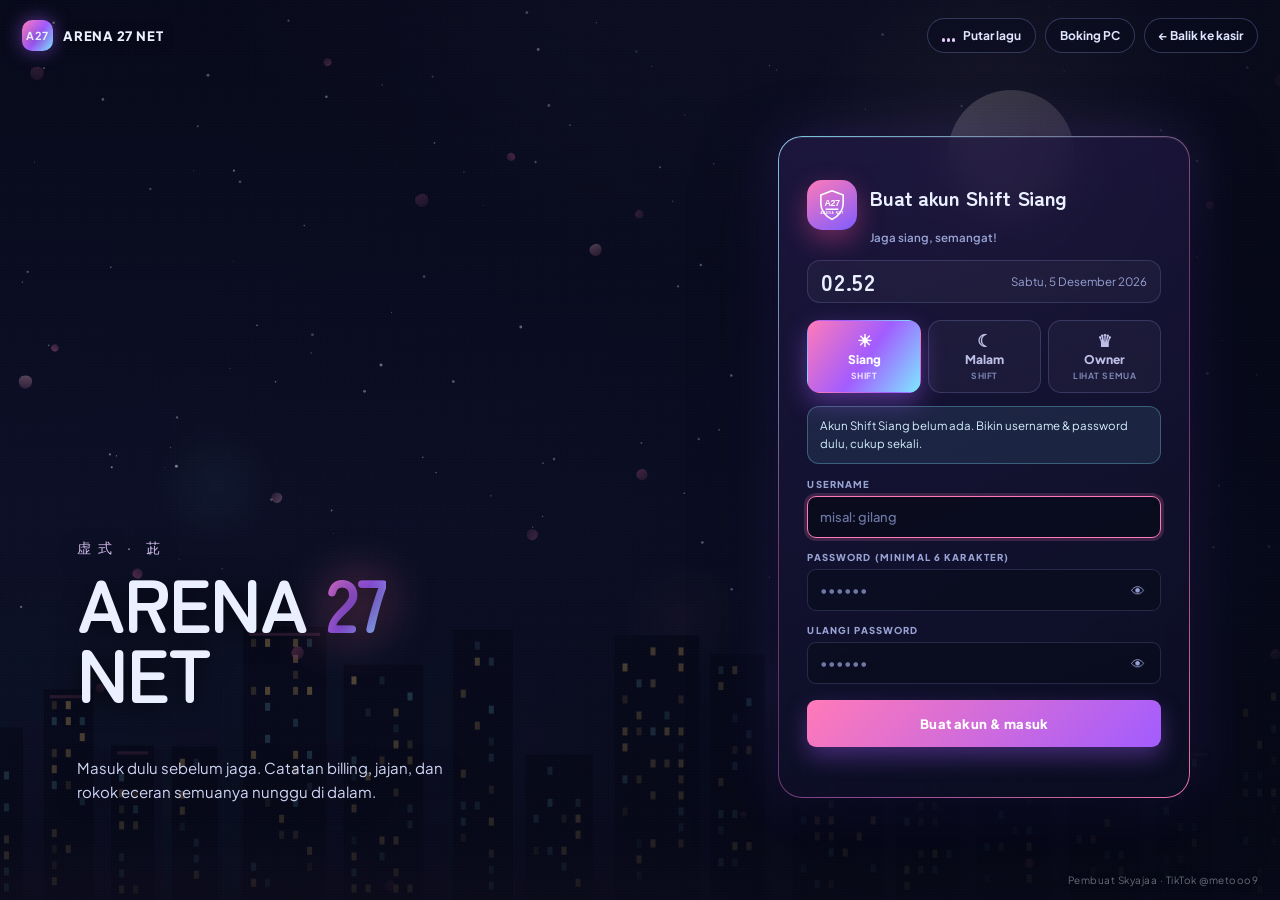
<file: stock.html>
<!DOCTYPE html>
<html lang="id">
<head>
<meta charset="UTF-8">
<meta name="viewport" content="width=device-width, initial-scale=1.0">
<meta name="theme-color" content="#0b0f24">
<title>Stok &amp; penjualan — Arena 27</title>
<link rel="stylesheet" href="assets/theme.css">
<style>
.head-tools{display:flex;align-items:center;gap:9px;flex-wrap:wrap;justify-content:flex-end}
#rokokCard{border-top:1px solid rgba(255,122,184,.5)}
@media(max-width:700px){.head-tools{width:100%;justify-content:space-between}}
</style>
</head>
<body data-video="bg-anime.mp4" data-poster="bg-anime-poster.webp">
<div class="container">
    <header class="header">
        <div class="brand"><div class="logo" aria-hidden="true">A27</div><div><div class="title">Stok &amp; penjualan</div><div class="subtitle">Arena 27 Net · barang warung &amp; rokok eceran</div></div></div>
        <div class="head-tools">
            <div class="who"><span class="dot"></span><span>Jaga sebagai</span><b id="whoName">Shift Siang</b></div>
            <a class="back" href="index.html">Kasir</a>
            <a class="back" href="login.html?switch=1&amp;next=stock.html&amp;as=" id="switchLink">Ganti akun</a>
            <button class="btn-ghost" type="button" id="videoToggle" hidden>Video latar</button>
            <button class="btn-ghost" type="button" onclick="ArenaAuth.signOut();location.replace('login.html')">Keluar</button>
        </div>
    </header>

    <section class="card stats" aria-label="Ringkasan penjualan">
        <div class="stat"><div class="label">BARANG TERDAFTAR</div><div class="value" id="itemCount">0</div></div>
        <div class="stat"><div class="label">UNIT TERSISA</div><div class="value" id="unitCount">0</div></div>
        <div class="stat"><div class="label">PENJUALAN HARI INI</div><div class="value" id="salesTotal">Rp0</div></div>
    </section>

    <section class="card">
        <h2>Tambah barang</h2>
        <form id="itemForm" class="form-grid">
            <div class="field"><label for="itemName">NAMA BARANG</label><input id="itemName" maxlength="60" placeholder="Contoh: Indomie" required></div>
            <div class="field"><label for="itemQty">JUMLAH STOK</label><input id="itemQty" type="number" min="1" step="1" placeholder="10" required></div>
            <div class="field"><label for="itemPrice">HARGA JUAL / UNIT</label><input id="itemPrice" type="number" min="1" step="1" placeholder="5000" required></div>
            <button class="btn" type="submit">+ Simpan Barang</button>
        </form>
        <p class="note">Kalau nama barangnya sudah ada, jumlahnya nambah sendiri dan harga jualnya ikut diperbarui.</p>
    </section>

    <section class="card">
        <h2>Jual barang</h2>
        <form id="saleForm" class="form-grid">
            <div class="field"><label for="saleItem">PILIH BARANG</label><select id="saleItem" required><option value="">Pilih barang</option></select></div>
            <div class="field"><label for="saleQty">JUMLAH TERJUAL</label><input id="saleQty" type="number" min="1" step="1" placeholder="1" required></div>
            <div class="field"><label for="saleMethod">PEMBAYARAN</label><select id="saleMethod"><option value="CASH">CASH</option><option value="QRIS">QRIS</option></select></div>
            <button class="btn" type="submit">Catat Penjualan</button>
        </form>
        <p class="note">Stok otomatis berkurang. Total penjualan dihitung dari harga jual dikali jumlah yang keluar.</p>
    </section>

    <section class="card" id="rokokCard">
        <h2>Rokok eceran</h2>
        <div class="pills" id="rkPills" aria-live="polite"></div>

        <div class="rk-quick">
            <div class="chip-title">Merek yang sering laku</div>
            <div class="chips" id="rkChips"></div>
        </div>

        <form id="rokokForm" class="form-grid">
            <div class="field span2"><label for="rokokName">MEREK ROKOK</label><input id="rokokName" list="rokokList" maxlength="60" autocomplete="off" placeholder="Ketik atau pilih merek…" required><datalist id="rokokList"></datalist></div>
            <div class="field"><label>SATUAN</label><div class="seg" id="rkUnitSeg"><button type="button" data-unit="BATANG" class="active">Batang</button><button type="button" data-unit="TIGA_BATANG">3 Batang</button><button type="button" data-unit="BUNGKUS">Bungkus</button><!-- Conditional half-pack button --><button type="button" data-unit="SETENGAH_BUNGKUS" id="rkHalfPackBtn" style="display:none;">½ Bks</button></div></div>
            <div class="field"><label for="rokokQty">JUMLAH</label><div class="stepper"><button type="button" data-step="-1" aria-label="Kurangi jumlah">−</button><input id="rokokQty" type="number" min="1" step="1" value="1" required><button type="button" data-step="1" aria-label="Tambah jumlah">+</button></div></div>
            <div class="field"><label for="rokokPrice">HARGA / <span id="rkUnitLabel">BATANG</span></label><input id="rokokPrice" type="number" min="1" step="1" placeholder="Harga satuan" required></div>
            <div class="field"><label>PEMBAYARAN</label><div class="seg" id="rkMethodSeg"><button type="button" data-method="CASH" class="cash active">CASH</button><button type="button" data-method="QRIS" class="qris">QRIS</button></div></div>
            <div class="field" id="rkPaidField"><label for="rokokPaid">UANG DITERIMA</label><input id="rokokPaid" type="number" min="0" step="1" placeholder="Opsional"></div>
            <button class="btn" type="submit">Jual</button>
        </form>
        <div class="rk-total" id="rkTotal"></div>
        <div class="chips" id="rkCashChips"></div>
        <p class="note">Isi harga per batang, per 3 batang, per setengah bungkus, dan per bungkus buat tiap merek — nanti pas jual tinggal pilih satuannya dan harganya muncul sendiri. Harga terakhir yang dipakai dijual tetap diingat. Stok rokok dipisah dari stok barang, dan baru dihitung kalau stok mereknya diisi di daftar merek.</p>

        <details class="sub" open>
            <summary>Rokok hari ini</summary>
            <div class="sub-body">
                <div class="table-wrap"><table><thead><tr><th>MEREK</th><th class="num">BATANG</th><th class="num">3 BTG</th><th class="num">½ BKS</th><th class="num">BUNGKUS</th><th class="num">CASH</th><th class="num">QRIS</th><th class="num">TOTAL</th></tr></thead><tbody id="rkRecapList"></tbody><tfoot id="rkRecapFoot"></tfoot></table></div>
            </div>
        </details>

        <details class="sub" id="rkMasterDetails" open>
            <summary>Daftar merek rokok · harga &amp; stok</summary>
            <div class="sub-body">
                <form id="rokokMasterForm" class="form-grid">
                    <div class="field span2"><label for="rmName">NAMA MEREK</label><input id="rmName" maxlength="60" placeholder="Contoh: Sampoerna Mild" required></div>
                    <div class="field"><label for="rmIsi">ISI BATANG / BUNGKUS</label><input id="rmIsi" type="number" min="1" max="100" step="1" value="16" required></div>
                    <div class="field"><label for="rmBatang">HARGA / BATANG</label><input id="rmBatang" type="number" min="1" step="1" placeholder="2000"></div>
                    <div class="field"><label for="rmTiga">HARGA / 3 BATANG</label><input id="rmTiga" type="number" min="1" step="1" placeholder="5500 (bundling)"></div>
                    <div class="field"><label for="rmSetengah">HARGA / ½ BUNGKUS</label><input id="rmSetengah" type="number" min="1" step="1" placeholder="17000"></div>
                    <div class="field"><label for="rmBungkus">HARGA / BUNGKUS</label><input id="rmBungkus" type="number" min="1" step="1" placeholder="32000"></div>
                    <div class="field"><label for="rmStok">TAMBAH STOK (BUNGKUS)</label><input id="rmStok" type="number" min="0" step="1" placeholder="Opsional"></div>
                    <button class="btn" type="submit" id="rmSubmit">Simpan merek</button>
                    <button class="ghost" type="button" id="rmCancel" hidden>Batal edit</button>
                </form>
                <p class="note" style="margin-bottom:12px">Kalau merek sudah ada, harga &amp; isi diperbarui dan stoknya ditambahkan. Kosongkan stok kalau tidak mau menghitung stok merek itu. Tanda stok menipis memakai batas di "Daftar stok" (dihitung dalam bungkus).</p>
                <div class="table-wrap"><table><thead><tr><th>MEREK</th><th>ISI</th><th>HARGA / BTG</th><th>HARGA / 3 BTG</th><th>HARGA / ½ BKS</th><th>HARGA / BKS</th><th>STOK</th><th style="text-align:right">AKSI</th></tr></thead><tbody id="rokokMasterList"></tbody></table></div>
            </div>
        </details>
    </section>

    <section class="card">
        <h2>Isi stok</h2>
        <div class="field" style="max-width:220px;margin-bottom:14px"><label for="lowStockLimit">STOK DIBILANG MENIPIS KALAU</label><input id="lowStockLimit" type="number" min="0" step="1" value="3"></div>
        <div class="field" style="max-width:360px;margin-bottom:14px"><label for="itemSearch">CARI BARANG</label><input id="itemSearch" type="search" placeholder="Ketik nama barang…"></div>
        <div class="table-wrap"><table><thead><tr><th>BARANG</th><th>STOK</th><th>HARGA JUAL</th><th style="text-align:right">AKSI</th></tr></thead><tbody id="stockList"></tbody></table></div>
    </section>

    <section class="card">
        <h2>Cadangan data</h2>
        <p class="note" style="margin:0 0 12px">Simpan salinan barang, daftar merek rokok, dan seluruh riwayat penjualan sebagai file JSON agar mudah dipulihkan jika data browser terhapus.</p>
        <div class="actions" style="justify-content:flex-start;flex-wrap:wrap">
            <button class="small-btn" type="button" id="exportBackup">Unduh cadangan</button>
            <button class="small-btn" type="button" onclick="document.getElementById('stockBackupFile').click()">Pulihkan cadangan</button>
            <input id="stockBackupFile" type="file" accept="application/json,.json" hidden>
        </div>
    </section>

    <section class="card">
        <h2>Laporan penjualan</h2>
        <form id="reportForm" class="form-grid">
            <div class="field"><label for="reportFrom">DARI TANGGAL</label><input id="reportFrom" type="date"></div>
            <div class="field"><label for="reportTo">SAMPAI TANGGAL</label><input id="reportTo" type="date"></div>
            <div class="field"><label for="reportMethod">PEMBAYARAN</label><select id="reportMethod"><option value="ALL">Semua metode</option><option value="CASH">CASH</option><option value="QRIS">QRIS</option></select></div>
            <div class="field"><label for="reportType">JENIS</label><select id="reportType"><option value="ALL">Barang &amp; rokok</option><option value="BARANG">Barang saja</option><option value="ROKOK">Rokok saja</option></select></div>
            <button class="btn" type="submit">Tampilkan laporan</button>
        </form>
        <p class="note" id="reportSummary" aria-live="polite"></p>
        <div class="table-wrap"><table><thead><tr><th>TANGGAL</th><th>WAKTU</th><th>BARANG</th><th>JUMLAH</th><th>PEMBAYARAN</th><th>TOTAL</th></tr></thead><tbody id="reportList"></tbody></table></div>
        <button class="small-btn" id="downloadReport" type="button" style="margin-top:12px">Unduh laporan CSV</button>
    </section>

    <section class="card">
        <h2>Transaksi hari ini</h2>
        <div class="table-wrap history"><table><thead><tr><th>WAKTU</th><th>BARANG</th><th>JUMLAH</th><th>PEMBAYARAN</th><th>TOTAL</th><th></th></tr></thead><tbody id="salesList"></tbody></table></div>
        <div id="salesEmpty" class="empty" hidden>Belum ada penjualan hari ini.</div>
    </section>
</div>
<div class="toast" id="toast" role="status" aria-live="polite"></div>
<script src="assets/anime-bg.js"></script>
<script src="assets/auth.js"></script>
<script>
const stokSession = ArenaAuth.session();
if(!stokSession) location.replace("login.html?next=stock.html");
document.getElementById("whoName").textContent = stokSession ? ArenaAuth.LABELS[stokSession.account] : "Belum login";
document.getElementById("switchLink").href = "login.html?switch=1&next=stock.html&as=" + (stokSession ? stokSession.account : "SIANG");

const STORAGE_KEY = "arena27_stock_data";
const LOW_STOCK_KEY = "arena27_low_stock_limit";
const ROKOK_KEY = "arena27_rokok_master";
const LEGACY_ROKOK_LIST_KEY = "arena27_rokok_list";
const DEFAULT_ISI = 16;
const RK_UNITS = {
    BATANG:{field:"hargaBatang",label:"BATANG"},
    TIGA_BATANG:{field:"hargaTiga",label:"3 BATANG"},
    SETENGAH_BUNGKUS:{field:"hargaSetengah",label:"½ BKS"},
    BUNGKUS:{field:"hargaBungkus",label:"BUNGKUS"}
};
const saleUnitKey = Object.keys(RK_UNITS).reduce((map,key)=>{map[key]=key;return map;},{});
const ENABLE_HALF_PACKS = true; // Enable half-pack sales
const CASH_NOTES = [2000,5000,10000,20000,50000,100000];
const savedLowStock = localStorage.getItem(LOW_STOCK_KEY);
let lowStockLimit = savedLowStock === null ? 3 : Number(savedLowStock);
if(!Number.isInteger(lowStockLimit) || lowStockLimit < 0) lowStockLimit = 3;
let data = {items: [], sales: []};
let rokok = [];
let rkUnit = "BATANG";
let rkMethod = "CASH";
let rkPriceAuto = false;
let rkEditingId = null;

function newId(){return Date.now()+""+Math.random().toString(16).slice(2);}
function sameName(a,b){return String(a).trim().toLocaleLowerCase("id-ID")===String(b).trim().toLocaleLowerCase("id-ID");}
function priceOrNull(value){
    if(value===null||value===undefined||value==="")return null;
    const n=Number(value);
    return Number.isFinite(n)&&n>=1?n:null;
}
function normalizeRokok(list){
    if(!Array.isArray(list))return [];
    const out=[];
    list.forEach(raw=>{
        const src=typeof raw==="string"?{name:raw}:raw;
        if(!src||typeof src.name!=="string"||!src.name.trim())return;
        const name=src.name.trim();
        if(out.some(r=>sameName(r.name,name)))return;
        const isi=Number(src.isi);
        const stok=src.stok===null||src.stok===undefined||src.stok===""?null:Number(src.stok);
        out.push({
            id:typeof src.id==="string"&&src.id?src.id:newId(),
            name,
            isi:Number.isInteger(isi)&&isi>0&&isi<=100?isi:DEFAULT_ISI,
            hargaBatang:priceOrNull(src.hargaBatang),
            hargaTiga:priceOrNull(src.hargaTiga),
            hargaBungkus:priceOrNull(src.hargaBungkus),
            hargaSetengah:priceOrNull(src.hargaSetengah),
            stok:Number.isInteger(stok)&&stok>=0?stok:null
        });
    });
    return out;
}

try {
    const saved = JSON.parse(localStorage.getItem(STORAGE_KEY));
    if(saved && Array.isArray(saved.items) && Array.isArray(saved.sales)) data = saved;
} catch (error) {}
try {
    const saved = JSON.parse(localStorage.getItem(ROKOK_KEY));
    if(Array.isArray(saved)) rokok = normalizeRokok(saved);
    else {
        let legacy = [];
        try { legacy = JSON.parse(localStorage.getItem(LEGACY_ROKOK_LIST_KEY)) || []; } catch (error) {}
        rokok = normalizeRokok(legacy);
        // Penjualan rokok versi lama selalu per bungkus: ambil harga terakhirnya.
        data.sales.forEach(sale=>{
            if(!sale.isRokok||!String(sale.name||"").trim())return;
            let r=rokok.find(x=>sameName(x.name,sale.name));
            if(!r){r={id:newId(),name:String(sale.name).trim(),isi:DEFAULT_ISI,            hargaBatang:null,hargaTiga:null,hargaBungkus:null,hargaSetengah:null,stok:null};rokok.push(r);}
            if(priceOrNull(sale.price))r.hargaBungkus=Number(sale.price);
        });
        if(rokok.length) try { localStorage.setItem(ROKOK_KEY, JSON.stringify(rokok)); } catch (error) {}
    }
} catch (error) {}

function saveData(){
    try{
        localStorage.setItem(STORAGE_KEY, JSON.stringify(data));
        return true;
    }catch(error){
        alert("Data gagal disimpan di browser. Pastikan penyimpanan browser tersedia.");
        return false;
    }
}
function transact(mutate){
    const before={data:JSON.stringify(data),rokok:JSON.stringify(rokok)};
    mutate();
    try{
        localStorage.setItem(STORAGE_KEY, JSON.stringify(data));
        localStorage.setItem(ROKOK_KEY, JSON.stringify(rokok));
        return true;
    }catch(error){
        data=JSON.parse(before.data);
        rokok=JSON.parse(before.rokok);
        try{localStorage.setItem(STORAGE_KEY,before.data);localStorage.setItem(ROKOK_KEY,before.rokok);}catch(rollbackError){}
        alert("Data gagal disimpan di browser. Pastikan penyimpanan browser tersedia.");
        return false;
    }
}
function esc(value){
    return String(value).replaceAll("&","&amp;").replaceAll("<","&lt;").replaceAll(">","&gt;").replaceAll('"',"&quot;").replaceAll("'","&#39;");
}
function money(value){return "Rp" + Math.round(Number(value)||0).toLocaleString("id-ID");}
function num(value){return Number(value||0).toLocaleString("id-ID");}
function showToast(message){
    const el=document.getElementById("toast");
    el.textContent=message;el.classList.add("show");
    clearTimeout(showToast.timer);showToast.timer=setTimeout(()=>el.classList.remove("show"),2800);
}
function localDateKey(date=new Date()){
    const year=date.getFullYear();
    const month=String(date.getMonth()+1).padStart(2,"0");
    const day=String(date.getDate()).padStart(2,"0");
    return `${year}-${month}-${day}`;
}

/* ---------- helper rokok ---------- */
function findRokok(name){return String(name).trim()?rokok.find(r=>sameName(r.name,name)):undefined;}
function saleUnit(sale){return saleUnitKey[sale.unit]||"BUNGKUS";}
function unitShort(unit){return unit==="BATANG"?"btg":(unit==="TIGA_BATANG"?"3btg":(unit==="SETENGAH_BUNGKUS"?"½bks":"bks"));}
function unitLong(unit){return unit==="BATANG"?"Batang":(unit==="TIGA_BATANG"?"3 Batang":(unit==="SETENGAH_BUNGKUS"?"½ Bungkus":"Bungkus"));}
function batangSetara(unit,isi){return unit==="BATANG"?1:(unit==="TIGA_BATANG"?3:(unit==="SETENGAH_BUNGKUS"?isi/2:isi));}
function qtyLabel(sale){
    return sale.isRokok?`${num(sale.qty)} ${unitShort(saleUnit(sale))}`:num(sale.qty);
}
function fmtStok(r){
    if(r.stok===null)return "Tidak dihitung";
    if(r.stok===0)return "Habis";
    const bks=Math.floor(r.stok/r.isi), btg=r.stok%r.isi;
    return [bks?`${bks} bks`:"",btg?`${btg} btg`:""].filter(Boolean).join(" ");
}
function isLowRokok(r){return r.stok!==null&&r.stok<=lowStockLimit*r.isi;}
function storedPrice(r,unit){
    if(!r)return null;
    if(unit==="BATANG")return r.hargaBatang;
    if(unit==="TIGA_BATANG")return r.hargaTiga??(r.hargaBatang!==null?r.hargaBatang*3:(r.hargaBungkus!==null?Math.round(r.hargaBungkus*3/r.isi):null));
    if(unit==="SETENGAH_BUNGKUS")return r.hargaSetengah??(r.hargaBungkus!==null?Math.round(r.hargaBungkus/2):(r.hargaBatang!==null?Math.round(r.hargaBatang*r.isi/2):null));
    return r.hargaBungkus;
}
function saleTag(sale){return sale.isRokok?' <span class="tag">(rokok)</span>':"";}

function render(){
    const today=localDateKey();
    const todaysSales=data.sales.filter(s=>s.date===today);
    document.getElementById("itemCount").textContent=data.items.length;
    document.getElementById("unitCount").textContent=data.items.reduce((sum,item)=>sum+Number(item.qty||0),0).toLocaleString("id-ID");
    document.getElementById("salesTotal").textContent=money(todaysSales.reduce((sum,sale)=>sum+Number(sale.total||0),0));

    document.getElementById("lowStockLimit").value=lowStockLimit;
    const query=document.getElementById("itemSearch").value.trim().toLocaleLowerCase("id-ID");
    const visibleItems=data.items.filter(item=>item.name.toLocaleLowerCase("id-ID").includes(query));
    const stockList=document.getElementById("stockList");
    stockList.innerHTML=visibleItems.length ? visibleItems.map(item=>`<tr>
        <td><strong>${esc(item.name)}</strong></td>
        <td class="${Number(item.qty)<=lowStockLimit?"low":""}">${Number(item.qty).toLocaleString("id-ID")}${Number(item.qty)<=lowStockLimit?" · Stok menipis":""}</td>
        <td>${money(item.price)}</td>
        <td><div class="actions"><button class="small-btn" type="button" onclick="editItem('${esc(item.id)}')">Edit</button><button class="small-btn" type="button" onclick="adjustStock('${esc(item.id)}')">Tambah stok</button><button class="small-btn delete" type="button" onclick="deleteItem('${esc(item.id)}')">Hapus</button></div></td>
    </tr>`).join("") : `<tr><td colspan="4" class="empty">${data.items.length ? "Barang tidak ditemukan." : "Belum ada barang. Tambahkan barang terlebih dahulu."}</td></tr>`;

    const select=document.getElementById("saleItem");
    const selected=select.value;
    select.innerHTML='<option value="">Pilih barang</option>'+data.items.map(item=>`<option value="${esc(item.id)}">${esc(item.name)} — stok ${Number(item.qty)} (${money(item.price)})</option>`).join("");
    if(data.items.some(item=>item.id===selected)) select.value=selected;

    const salesList=document.getElementById("salesList");
    const latest=[...todaysSales].reverse();
    document.getElementById("salesEmpty").hidden=latest.length>0;
    salesList.innerHTML=latest.map(sale=>`<tr>
        <td>${esc(sale.time)}</td><td><strong>${esc(sale.name)}</strong>${saleTag(sale)}</td><td>${qtyLabel(sale)}</td><td>${esc(sale.method)}</td><td>${money(sale.total)}</td>
        <td><button class="small-btn delete" type="button" onclick="undoSale('${esc(sale.id)}')">Batal</button></td>
    </tr>`).join("");
    renderRokok(todaysSales);
    renderReport();
}

/* ---------- tampilan warung rokok ---------- */
function rokokSaleCounts(){
    const counts={};
    data.sales.forEach(sale=>{
        if(!sale.isRokok)return;
        const id=rokok.some(r=>r.id===sale.rokokId)?sale.rokokId:findRokok(sale.name)?.id;
        if(id)counts[id]=(counts[id]||0)+1;
    });
    return counts;
}
function renderRokokChips(){
    const counts=rokokSaleCounts();
    const current=document.getElementById("rokokName").value;
    const top=[...rokok].sort((a,b)=>(counts[b.id]||0)-(counts[a.id]||0)||a.name.localeCompare(b.name,"id")).slice(0,16);
    document.getElementById("rkChips").innerHTML=top.length
        ? top.map(r=>`<button type="button" data-id="${esc(r.id)}" class="${sameName(r.name,current)?"on":""}${isLowRokok(r)?" low-chip":""}" title="${esc(fmtStok(r))}">${esc(r.name)}</button>`).join("")
        : '<span class="chip-empty">Merek yang pernah dicatat akan muncul di sini supaya tinggal klik.</span>';
}
function renderRokok(todaysSales){
    document.getElementById("rokokList").innerHTML=rokok.map(r=>`<option value="${esc(r.name)}"></option>`).join("");
    renderRokokChips();

    const rkToday=todaysSales.filter(s=>s.isRokok);
    const omzet=rkToday.reduce((sum,s)=>sum+Number(s.total||0),0);
    const btg=rkToday.filter(s=>saleUnit(s)==="BATANG").reduce((sum,s)=>sum+Number(s.qty||0),0);
    const tiga=rkToday.filter(s=>saleUnit(s)==="TIGA_BATANG").reduce((sum,s)=>sum+Number(s.qty||0),0);
    const half=rkToday.filter(s=>saleUnit(s)==="SETENGAH_BUNGKUS").reduce((sum,s)=>sum+Number(s.qty||0),0);
    const bks=rkToday.filter(s=>saleUnit(s)==="BUNGKUS").reduce((sum,s)=>sum+Number(s.qty||0),0);
    const groups=new Map();
    rkToday.forEach(s=>{
        const key=String(s.name).trim().toLocaleLowerCase("id-ID");
        const g=groups.get(key)||{name:s.name,btg:0,tiga:0,half:0,bks:0,cash:0,qris:0,total:0};
        const unit=saleUnit(s);
        if(unit==="BATANG")g.btg+=Number(s.qty||0);
        else if(unit==="TIGA_BATANG")g.tiga+=Number(s.qty||0);
        else if(unit==="SETENGAH_BUNGKUS")g.half+=Number(s.qty||0);
        else g.bks+=Number(s.qty||0);
        if(s.method==="QRIS")g.qris+=Number(s.total||0);else g.cash+=Number(s.total||0);
        g.total+=Number(s.total||0);
        groups.set(key,g);
    });
    const recap=[...groups.values()].sort((a,b)=>b.total-a.total);
    const lowCount=rokok.filter(isLowRokok).length;
    document.getElementById("rkPills").innerHTML=
        `<span class="pill money">Omzet rokok hari ini <b>${money(omzet)}</b></span>`+
        `<span class="pill"><b>${num(btg+tiga*3)}</b> batang · <b>${num(tiga)}</b> paket 3 btg · <b>${num(half)}</b> setengah bungkus · <b>${num(bks)}</b> bungkus</span>`+
        `<span class="pill"><b>${num(rkToday.length)}</b> transaksi</span>`+
        (recap.length?`<span class="pill">Terlaris: <b>${esc(recap[0].name)}</b></span>`:"")+
        (lowCount?`<span class="pill alert">⚠ <b>${lowCount}</b> merek stok menipis</span>`:"");

    document.getElementById("rkRecapList").innerHTML=recap.length
        ? recap.map(g=>`<tr><td><strong>${esc(g.name)}</strong></td><td class="num">${num(g.btg)}</td><td class="num">${num(g.tiga)}</td><td class="num">${num(g.half)}</td><td class="num">${num(g.bks)}</td><td class="num">${money(g.cash)}</td><td class="num">${money(g.qris)}</td><td class="num"><strong>${money(g.total)}</strong></td></tr>`).join("")
        : '<tr><td colspan="8" class="empty">Belum ada penjualan rokok hari ini.</td></tr>';
    const sumCash=recap.reduce((s,g)=>s+g.cash,0), sumQris=recap.reduce((s,g)=>s+g.qris,0);
    document.getElementById("rkRecapFoot").innerHTML=recap.length
        ? `<tr><td>TOTAL</td><td class="num">${num(btg)}</td><td class="num">${num(tiga)}</td><td class="num">${num(half)}</td><td class="num">${num(bks)}</td><td class="num">${money(sumCash)}</td><td class="num">${money(sumQris)}</td><td class="num">${money(omzet)}</td></tr>`
        : "";

    document.getElementById("rokokMasterList").innerHTML=rokok.length
        ? [...rokok].sort((a,b)=>a.name.localeCompare(b.name,"id")).map(r=>`<tr>
            <td><strong>${esc(r.name)}</strong></td>
            <td>${r.isi} btg</td>
            <td>${r.hargaBatang?money(r.hargaBatang):"—"}</td>
            <td>${r.hargaTiga?money(r.hargaTiga):"—"}</td>
            <td>${r.hargaSetengah?money(r.hargaSetengah):"—"}</td>
            <td>${r.hargaBungkus?money(r.hargaBungkus):"—"}</td>
            <td class="${isLowRokok(r)?"low":""}">${esc(fmtStok(r))}${isLowRokok(r)&&r.stok>0?" · menipis":""}</td>
            <td><div class="actions"><button class="small-btn" type="button" data-act="edit" data-id="${esc(r.id)}">Edit</button><button class="small-btn" type="button" data-act="stok" data-id="${esc(r.id)}">Koreksi stok</button><button class="small-btn delete" type="button" data-act="del" data-id="${esc(r.id)}">Hapus</button></div></td>
        </tr>`).join("")
        : '<tr><td colspan="8" class="empty">Belum ada merek. Tambahkan lewat form di atas.</td></tr>';

    updateRkSummary();
}

/* ---------- form jual rokok ---------- */
function rkEls(){
    return {
        name:document.getElementById("rokokName"),
        qty:document.getElementById("rokokQty"),
        price:document.getElementById("rokokPrice"),
        paid:document.getElementById("rokokPaid")
    };
}
function applyStoredPrice(force){
    const el=rkEls();
    const price=storedPrice(findRokok(el.name.value),rkUnit);
    if(price){el.price.value=Number(price)||"";rkPriceAuto=true;} // Ensure it's a number
    else if(rkPriceAuto||force){el.price.value="";rkPriceAuto=false;}
}
// Helper to manage unit selection, now including conditional half-pack logic
function syncRokokForm(){
    // Show/hide half-pack button based on feature flag and selected rokok
    const halfBtn = document.getElementById("rkHalfPackBtn");
    const r = findRokok(document.getElementById("rokokName").value);
    const showHalf = ENABLE_HALF_PACKS && (r?.isi||DEFAULT_ISI) % 2 === 0; // Half packs require an even pack size
    halfBtn.style.display = showHalf ? "" : "none";
    if(!showHalf&&rkUnit==="SETENGAH_BUNGKUS"){
        rkUnit="BATANG";
        applyStoredPrice(true);
    }

    // Update active state for all buttons
    document.querySelectorAll("#rkUnitSeg button").forEach(b => {
        b.classList.toggle("active", b.dataset.unit === rkUnit);
    });
    document.querySelectorAll("#rkMethodSeg button").forEach(b => {
        b.classList.toggle("active", b.dataset.method === rkMethod);
    });

    // Update UI elements affected by unit change
    document.getElementById("rkUnitLabel").textContent = RK_UNITS[rkUnit].label;
    document.getElementById("rkPaidField").style.display = rkMethod === "CASH" ? "" : "none";
    updateRkSummary();
}
function updateRkSummary(){
    const el=rkEls();
    const r=findRokok(el.name.value);
    const qty=Number(el.qty.value);
    const price=Number(el.price.value);
    const valid=Number.isInteger(qty)&&qty>=1&&Number.isFinite(price)&&price>=1;
    const total=valid?qty*price:0;
    const paid=Number(el.paid.value)||0;
    const parts=[`<span>Total <span class="big">${valid?money(total):"—"}</span></span>`];
    if(valid)parts.push(`<span class="muted">${num(qty)} ${unitShort(rkUnit)} × ${money(price)}</span>`);
    if(rkMethod==="CASH"&&valid&&paid>0){
        parts.push(paid>=total
            ?`<span>Kembalian <b class="ok">${money(paid-total)}</b></span>`
            :`<span class="warn">Uang kurang ${money(total-paid)}</span>`);
    }
    if(el.name.value.trim()){
        if(!r)parts.push('<span class="muted">Merek baru — otomatis masuk daftar merek</span>');
        else if(r.stok===null)parts.push(`<span class="muted">Isi ${r.isi} btg/bks · stok tidak dihitung</span>`);
        else{
            // Adjust stock check logic for half packs
            let need;
            if (rkUnit === "BUNGKUS") {
                need = qty * r.isi;
            } else if (rkUnit === "SETENGAH_BUNGKUS") {
                need = qty * (r.isi / 2);
            } else { // BATANG
                need = qty;
            }
            parts.push(need>r.stok
                ?`<span class="warn">Stok tidak cukup — sisa ${esc(fmtStok(r))}</span>`
                :`<span class="${isLowRokok(r)?"warn":"muted"}">Sisa stok ${esc(fmtStok(r))}</span>`);
        }
    }
    document.getElementById("rkTotal").innerHTML=parts.join("");
    const notes=rkMethod==="CASH"&&valid?[total,...CASH_NOTES.filter(v=>v>total)].slice(0,6):[];
    document.getElementById("rkCashChips").innerHTML=notes.map((v,i)=>`<button type="button" data-paid="${v}">${i===0?"Uang pas":money(v)}</button>`).join("");
}

document.getElementById("rokokName").addEventListener("input",()=>{applyStoredPrice(false);renderRokokChips();syncRokokForm();});
document.getElementById("rokokPrice").addEventListener("input",()=>{rkPriceAuto=false;updateRkSummary();});
document.getElementById("rokokQty").addEventListener("input",updateRkSummary);
document.getElementById("rokokPaid").addEventListener("input",updateRkSummary);
document.getElementById("rkUnitSeg").addEventListener("click",event=>{
    const button=event.target.closest("button[data-unit]");if(!button)return;
    rkUnit=button.dataset.unit;applyStoredPrice(true);syncRokokForm();
});
document.getElementById("rkMethodSeg").addEventListener("click",event=>{
    const button=event.target.closest("button[data-method]");if(!button)return;
    rkMethod=button.dataset.method;
    if(rkMethod!=="CASH")document.getElementById("rokokPaid").value="";
    syncRokokForm();
});
document.querySelector("#rokokForm .stepper").addEventListener("click",event=>{
    const button=event.target.closest("button[data-step]");if(!button)return;
    const input=document.getElementById("rokokQty");
    input.value=Math.max(1,(parseInt(input.value,10)||0)+Number(button.dataset.step));
    updateRkSummary();
});
document.getElementById("rkChips").addEventListener("click",event=>{
    const button=event.target.closest("button[data-id]");if(!button)return;
    const r=rokok.find(x=>x.id===button.dataset.id);if(!r)return;
    document.getElementById("rokokName").value=r.name;
    applyStoredPrice(true);renderRokokChips();syncRokokForm();
    document.getElementById("rokokQty").focus();
    document.getElementById("rokokQty").select();
});
document.getElementById("rkCashChips").addEventListener("click",event=>{
    const button=event.target.closest("button[data-paid]");if(!button)return;
    document.getElementById("rokokPaid").value=button.dataset.paid;
    updateRkSummary();
});

document.getElementById("rokokForm").addEventListener("submit",event=>{
    event.preventDefault();
    const el=rkEls();
    const name=el.name.value.trim();
    const qty=Number(el.qty.value);
    const price=Number(el.price.value);
    if(!name||!Number.isInteger(qty)||qty<1||!Number.isFinite(price)||price<1){alert("Isi merek rokok, jumlah, dan harga dengan benar.");return;}
    const total=price*qty;
    const paid=rkMethod==="CASH"?Number(el.paid.value)||0:0;
    if(paid>0&&paid<total){alert(`Uang diterima kurang ${money(total-paid)}.`);el.paid.focus();return;}
    const existing=findRokok(name);
    if(rkUnit==="SETENGAH_BUNGKUS"&&((existing?.isi||DEFAULT_ISI)%2!==0)){alert("Setengah bungkus hanya bisa dijual jika isi bungkusnya genap.");return;}
    if(existing&&existing.stok!==null){
        const need=qty*batangSetara(rkUnit,existing.isi);
        if(need>existing.stok){alert(`Stok ${existing.name} tidak cukup. Sisa ${fmtStok(existing)}.\nKoreksi stok di "Daftar merek" kalau hitungannya salah.`);return;}
    }
    const unit=rkUnit, method=rkMethod;
    let priceChanged=false, savedName=name;
    const ok=transact(()=>{
        let r=findRokok(name);
        if(!r){r={id:newId(),name,isi:DEFAULT_ISI,            hargaBatang:null,hargaTiga:null,hargaBungkus:null,hargaSetengah:null,stok:null};rokok.push(r);}
        const key=RK_UNITS[unit].field;
        if(r[key]!=null&&r[key]!==price)priceChanged=true;
        r[key]=price;
        const batang=qty*batangSetara(unit,r.isi);
        const deducted=r.stok!==null?batang:0;
        if(deducted)r.stok-=deducted;
        savedName=r.name;
        const now=new Date();
        data.sales.push({id:newId(),rokokId:r.id,name:r.name,qty,unit,price,total,method,date:localDateKey(now),time:now.toLocaleTimeString("id-ID",{hour:"2-digit",minute:"2-digit"}),isRokok:true,stokDipotong:deducted});
    });
    if(!ok)return;
    el.name.value="";el.price.value="";el.qty.value="1";el.paid.value="";
    rkPriceAuto=false;rkMethod="CASH";
    syncRokokForm();render();
    showToast(`Dicatat: ${num(qty)} ${unitShort(unit)} ${savedName} · ${money(total)}`+(paid>0?` · kembalian ${money(paid-total)}`:"")+(priceChanged?" · harga baru diingat":""));
    el.name.focus();
});

/* ---------- daftar merek rokok ---------- */
function resetMasterForm(){
    rkEditingId=null;
    document.getElementById("rokokMasterForm").reset();
    document.getElementById("rmIsi").value=DEFAULT_ISI;
    document.getElementById("rmSubmit").textContent="Simpan merek";
    document.getElementById("rmCancel").hidden=true;
}
document.getElementById("rmCancel").addEventListener("click",resetMasterForm);
document.getElementById("rokokMasterForm").addEventListener("submit",event=>{
    event.preventDefault();
    const name=document.getElementById("rmName").value.trim();
    const isi=Number(document.getElementById("rmIsi").value);
    const rawBtg=document.getElementById("rmBatang").value.trim();
    const rawTiga=document.getElementById("rmTiga").value.trim();
    const rawHalf=document.getElementById("rmSetengah").value.trim();
    const rawBks=document.getElementById("rmBungkus").value.trim();
    const rawStok=document.getElementById("rmStok").value.trim();
    const stockProvided=rawStok!=="";
    const hb=rawBtg===""?null:Number(rawBtg);
    const ht=rawTiga===""?null:Number(rawTiga);
    const hh=rawHalf===""?null:Number(rawHalf);
    const hk=rawBks===""?null:Number(rawBks);
    const add=rawStok===""?0:Number(rawStok);
    if(!name){alert("Isi nama merek rokok.");return;}
    if(!Number.isInteger(isi)||isi<1||isi>100){alert("Isi per bungkus harus angka bulat 1–100.");return;}
    if((hb!==null&&(!Number.isFinite(hb)||hb<1))||(ht!==null&&(!Number.isFinite(ht)||ht<1))||(hh!==null&&(!Number.isFinite(hh)||hh<1))||(hk!==null&&(!Number.isFinite(hk)||hk<1))){alert("Harga harus angka minimal 1, atau dikosongkan.");return;}
    if(!Number.isInteger(add)||add<0){alert("Tambah stok harus angka bulat (jumlah bungkus).");return;}
    const editing=rkEditingId?rokok.find(r=>r.id===rkEditingId):null;
    const duplicate=rokok.find(r=>sameName(r.name,name)&&r.id!==editing?.id);
    if(editing&&duplicate){alert("Nama merek itu sudah ada di daftar.");return;}
    const target=editing||duplicate;
    const ok=transact(()=>{
        if(target){
            target.isi=isi;
            if(editing){target.name=name;target.hargaBatang=hb;target.hargaTiga=ht;target.hargaSetengah=hh;target.hargaBungkus=hk;}
            else{if(hb!==null)target.hargaBatang=hb;if(ht!==null)target.hargaTiga=ht;if(hh!==null)target.hargaSetengah=hh;if(hk!==null)target.hargaBungkus=hk;}
            if(stockProvided&&(target.stok===null||add>0))target.stok=(target.stok??0)+add*isi;
        }else{
            rokok.push({id:newId(),name,isi,hargaBatang:hb,hargaTiga:ht,hargaSetengah:hh,hargaBungkus:hk,stok:stockProvided?add*isi:null});
        }
    });
    if(!ok)return;
    resetMasterForm();
    applyStoredPrice(false);
    render();
    const shown=target?target.name:name;
    showToast(target?(add>0?`${shown}: diperbarui, stok +${add} bks.`:`${shown} diperbarui.`):`${shown} ditambahkan ke daftar merek.`);
});
document.getElementById("rokokMasterList").addEventListener("click",event=>{
    const button=event.target.closest("button[data-act]");if(!button)return;
    const r=rokok.find(x=>x.id===button.dataset.id);if(!r)return;
    if(button.dataset.act==="edit"){
        rkEditingId=r.id;
        document.getElementById("rmName").value=r.name;
        document.getElementById("rmIsi").value=r.isi;
        document.getElementById("rmBatang").value=r.hargaBatang??"";
        document.getElementById("rmTiga").value=r.hargaTiga??"";
        document.getElementById("rmSetengah").value=r.hargaSetengah??"";
        document.getElementById("rmBungkus").value=r.hargaBungkus??"";
        document.getElementById("rmStok").value="";
        document.getElementById("rmSubmit").textContent="Simpan perubahan";
        document.getElementById("rmCancel").hidden=false;
        document.getElementById("rmName").focus();
    }else if(button.dataset.act==="stok"){
        correctRokokStock(r);
    }else if(button.dataset.act==="del"){
        if(!confirm(`Hapus merek "${r.name}" dari daftar? Riwayat penjualannya tetap tersimpan.`))return;
        if(transact(()=>{rokok=rokok.filter(x=>x.id!==r.id);})){
            if(rkEditingId===r.id)resetMasterForm();
            render();showToast("Merek dihapus dari daftar.");
        }
    }
});
function correctRokokStock(r){
    const bksInput=prompt(`Hitung sisa stok ${r.name} (isi ${r.isi} btg/bks).\n\nJumlah BUNGKUS utuh yang tersisa:\n(kosongkan kalau tidak mau menghitung stok merek ini)`,r.stok===null?"":String(Math.floor(r.stok/r.isi)));
    if(bksInput===null)return;
    if(bksInput.trim()===""){
        if(r.stok===null)return;
        if(!confirm(`Berhenti menghitung stok ${r.name}?`))return;
        if(transact(()=>{rokok.find(x=>x.id===r.id).stok=null;})){render();showToast(`Stok ${r.name} tidak dihitung lagi.`);}
        return;
    }
    const bks=Number(bksInput);
    if(!Number.isInteger(bks)||bks<0){alert("Jumlah bungkus harus angka bulat nol atau lebih.");return;}
    const btgInput=prompt(`Sisa BATANG lepasan ${r.name} dari bungkus yang sudah dibuka (0–${r.isi-1}):`,r.stok===null?"0":String(r.stok%r.isi));
    if(btgInput===null)return;
    const btg=Number(btgInput.trim()||0);
    if(!Number.isInteger(btg)||btg<0||btg>=r.isi){alert(`Batang lepasan harus angka bulat 0 sampai ${r.isi-1}.`);return;}
    if(transact(()=>{rokok.find(x=>x.id===r.id).stok=bks*r.isi+btg;})){
        render();showToast(`Stok ${r.name} sekarang ${fmtStok(rokok.find(x=>x.id===r.id))}.`);
    }
}

/* ---------- barang ---------- */
document.getElementById("itemForm").addEventListener("submit",event=>{
    event.preventDefault();
    const name=document.getElementById("itemName").value.trim();
    const qty=Number(document.getElementById("itemQty").value);
    const price=Number(document.getElementById("itemPrice").value);
    if(!name||!Number.isInteger(qty)||qty<1||!Number.isFinite(price)||price<1){alert("Isi nama, jumlah stok, dan harga jual dengan benar.");return;}
    const existing=data.items.find(item=>sameName(item.name,name));
    const previous=existing?{qty:existing.qty,price:existing.price}:null;
    if(existing){existing.qty=Number(existing.qty)+qty;existing.price=price;}
    else data.items.push({id:Date.now()+""+Math.random().toString(16).slice(2),name,qty,price});
    if(!saveData()){
        if(existing){existing.qty=previous.qty;existing.price=previous.price;}
        else data.items.pop();
        return;
    }
    event.target.reset();render();showToast(existing?"Stok barang berhasil ditambahkan.":"Barang berhasil disimpan.");
});

document.getElementById("saleForm").addEventListener("submit",event=>{
    event.preventDefault();
    const item=data.items.find(entry=>entry.id===document.getElementById("saleItem").value);
    const qty=Number(document.getElementById("saleQty").value);
    const method=document.getElementById("saleMethod").value;
    if(!item){alert("Pilih barang yang akan dijual.");return;}
    if(!Number.isInteger(qty)||qty<1){alert("Jumlah penjualan harus minimal 1.");return;}
    if(qty>Number(item.qty)){alert("Stok tidak mencukupi.");return;}
    const now=new Date();
    const previousQty=item.qty;
    item.qty=Number(item.qty)-qty;
    data.sales.push({id:Date.now()+""+Math.random().toString(16).slice(2),itemId:item.id,name:item.name,qty,price:Number(item.price),total:Number(item.price)*qty,method,date:localDateKey(now),time:now.toLocaleTimeString("id-ID",{hour:"2-digit",minute:"2-digit"})});
    if(!saveData()){
        item.qty=previousQty;
        data.sales.pop();
        return;
    }
    document.getElementById("saleQty").value="";render();showToast("Penjualan dicatat dan stok dikurangi.");
});

/* ---------- laporan ---------- */
function filteredSales(){
    const from=document.getElementById("reportFrom").value;
    const to=document.getElementById("reportTo").value;
    const method=document.getElementById("reportMethod").value;
    const type=document.getElementById("reportType").value;
    if(from&&to&&from>to)return null;
    return data.sales.filter(sale=>(!from||sale.date>=from)&&(!to||sale.date<=to)&&(method==="ALL"||sale.method===method)&&(type==="ALL"||(type==="ROKOK")===!!sale.isRokok));
}
function renderReport(){
    const sales=filteredSales();
    const list=document.getElementById("reportList");
    if(sales===null){
        document.getElementById("reportSummary").textContent="Rentang tanggal tidak valid: tanggal awal harus sebelum tanggal akhir.";
        list.innerHTML='<tr><td colspan="6" class="empty">Periksa rentang tanggal.</td></tr>';
        return;
    }
    const total=sales.reduce((sum,sale)=>sum+Number(sale.total||0),0);
    const cash=sales.filter(sale=>sale.method==="CASH").reduce((sum,sale)=>sum+Number(sale.total||0),0);
    const qris=total-cash;
    const rokokTotal=sales.filter(sale=>sale.isRokok).reduce((sum,sale)=>sum+Number(sale.total||0),0);
    document.getElementById("reportSummary").textContent=`${sales.length} transaksi · Total ${money(total)} · Cash ${money(cash)} · QRIS ${money(qris)} · Barang ${money(total-rokokTotal)} · Rokok ${money(rokokTotal)}`;
    list.innerHTML=sales.length?sales.slice().reverse().map(sale=>`<tr><td>${esc(sale.date)}</td><td>${esc(sale.time)}</td><td><strong>${esc(sale.name)}</strong>${saleTag(sale)}</td><td>${qtyLabel(sale)}</td><td>${esc(sale.method)}</td><td>${money(sale.total)}</td></tr>`).join(""):'<tr><td colspan="6" class="empty">Tidak ada penjualan pada filter ini.</td></tr>';
}
function editItem(id){
    const item=data.items.find(entry=>entry.id===id);if(!item)return;
    const name=prompt("Nama barang:",item.name);
    if(name===null)return;
    const cleanName=name.trim();
    const priceInput=prompt("Harga jual per unit:",item.price);
    if(priceInput===null)return;
    const price=Number(priceInput);
    if(!cleanName||!Number.isFinite(price)||price<1){alert("Nama dan harga jual harus diisi dengan benar.");return;}
    const duplicate=data.items.find(entry=>entry.id!==id&&sameName(entry.name,cleanName));
    if(duplicate){alert("Nama barang tersebut sudah digunakan.");return;}
    const previous={name:item.name,price:item.price};
    item.name=cleanName;item.price=price;
    if(saveData()){render();showToast("Data barang berhasil diperbarui.");}
    else{item.name=previous.name;item.price=previous.price;}
}
function adjustStock(id){
    const item=data.items.find(entry=>entry.id===id);if(!item)return;
    const input=prompt(`Jumlah stok yang ditambahkan untuk ${item.name}:`,"1");
    if(input===null)return;
    const amount=Number(input);
    if(!Number.isInteger(amount)||amount<1){alert("Jumlah stok harus angka bulat minimal 1.");return;}
    const previous=item.qty;
    item.qty=Number(item.qty)+amount;
    if(saveData()){render();showToast(`${amount} stok berhasil ditambahkan.`);}
    else item.qty=previous;
}
function deleteItem(id){
    const item=data.items.find(entry=>entry.id===id);if(!item)return;
    if(!confirm(`Hapus barang "${item.name}" dari daftar stok? Riwayat penjualan tetap tersimpan.`))return;
    const previous=data.items;
    data.items=data.items.filter(entry=>entry.id!==id);
    if(saveData()){render();showToast("Barang dihapus dari stok.");}
    else data.items=previous;
}
function undoSale(id){
    const index=data.sales.findIndex(sale=>sale.id===id);if(index<0)return;
    const sale=data.sales[index];
    if(sale.isRokok){
        const r=rokok.find(x=>x.id===sale.rokokId);
        const restore=r&&r.stok!==null&&Number(sale.stokDipotong)>0?Number(sale.stokDipotong):0;
        if(!confirm(`Batalkan penjualan ${sale.name} (${qtyLabel(sale)})?${restore?" Stok rokok akan dikembalikan.":""}`))return;
        const ok=transact(()=>{
            if(restore)rokok.find(x=>x.id===sale.rokokId).stok+=restore;
            data.sales=data.sales.filter(s=>s.id!==id);
        });
        if(ok){render();showToast(restore?"Penjualan rokok dibatalkan dan stok dikembalikan.":"Penjualan rokok dibatalkan.");}
        return;
    }
    if(!confirm(`Batalkan penjualan ${sale.name} (${sale.qty} unit)? Stok akan dikembalikan.`))return;
    const item=data.items.find(entry=>entry.id===sale.itemId);
    const previousQty=item?.qty;
    if(item)item.qty=Number(item.qty)+Number(sale.qty);
    data.sales.splice(index,1);
    if(saveData()){render();showToast("Penjualan dibatalkan dan stok dikembalikan.");}
    else{
        if(item)item.qty=previousQty;
        data.sales.splice(index,0,sale);
    }
}

/* ---------- cadangan ---------- */
function downloadBackup(){
    const backup={app:"ARENA 27 NET STOK",version:1,exportedAt:new Date().toISOString(),data,lowStockLimit,rokok};
    const blob=new Blob([JSON.stringify(backup,null,2)],{type:"application/json"});
    const link=document.createElement("a");
    link.href=URL.createObjectURL(blob);
    link.download=`cadangan-stok-arena27-${localDateKey()}.json`;
    link.click();
    setTimeout(()=>URL.revokeObjectURL(link.href),1000);
    showToast("Cadangan stok berhasil diunduh.");
}

async function restoreBackup(event){
    const file=event.target.files?.[0];
    event.target.value="";
    if(!file)return;
    try{
        const backup=JSON.parse(await file.text());
        if(backup.app!=="ARENA 27 NET STOK"||backup.version!==1||!Array.isArray(backup.data?.items)||!Array.isArray(backup.data?.sales)){
            throw new Error("File bukan cadangan stok Arena 27 Net yang valid.");
        }
        const validItems=backup.data.items.every(item=>item&&typeof item.id==="string"&&typeof item.name==="string"&&item.name.trim()&&Number.isInteger(Number(item.qty))&&Number(item.qty)>=0&&Number.isFinite(Number(item.price))&&Number(item.price)>=1);
        const validSales=backup.data.sales.every(sale=>sale&&typeof sale.id==="string"&&typeof sale.name==="string"&&Number.isInteger(Number(sale.qty))&&Number(sale.qty)>0&&Number.isFinite(Number(sale.price))&&Number(sale.price)>=1&&Number.isFinite(Number(sale.total))&&Number(sale.total)>=0&&["CASH","QRIS"].includes(sale.method)&&/^\d{4}-\d{2}-\d{2}$/.test(sale.date));
        const limit=Number(backup.lowStockLimit);
        if(!validItems||!validSales||!Number.isInteger(limit)||limit<0)throw new Error("Isi data cadangan tidak valid.");
        const backupRokok=Array.isArray(backup.rokok)?backup.rokok:Array.isArray(backup.rokokList)?backup.rokokList:null;
        if(!confirm(`Pulihkan ${backup.data.items.length} barang, ${backup.data.sales.length} transaksi${backupRokok?`, dan ${backupRokok.length} merek rokok`:""}? Data stok yang ada akan diganti.`))return;
        const previous={data,limit:lowStockLimit,rokok,storage:[STORAGE_KEY,LOW_STOCK_KEY,ROKOK_KEY].map(key=>[key,localStorage.getItem(key)])};
        data={items:backup.data.items,sales:backup.data.sales};
        lowStockLimit=limit;
        if(backupRokok)rokok=normalizeRokok(backupRokok);
        try{
            localStorage.setItem(LOW_STOCK_KEY,String(lowStockLimit));
            localStorage.setItem(STORAGE_KEY,JSON.stringify(data));
            localStorage.setItem(ROKOK_KEY,JSON.stringify(rokok));
        }catch(error){
            data=previous.data;
            lowStockLimit=previous.limit;
            rokok=previous.rokok;
            previous.storage.forEach(([key,value])=>{
                try{if(value===null)localStorage.removeItem(key);else localStorage.setItem(key,value);}catch(rollbackError){}
            });
            throw new Error("Cadangan gagal dipulihkan; data aktif tetap dipertahankan.");
        }
        resetMasterForm();
        render();
        showToast("Cadangan stok berhasil dipulihkan.");
    }catch(error){alert(error.message||"File cadangan tidak dapat dibaca.");}
}
document.getElementById("lowStockLimit").addEventListener("change",event=>{
    const value=Number(event.target.value);
    if(!Number.isInteger(value)||value<0){
        alert("Batas stok harus berupa angka bulat nol atau lebih.");
        event.target.value=lowStockLimit;
        return;
    }
    try{
        localStorage.setItem(LOW_STOCK_KEY,String(value));
        lowStockLimit=value;
    }catch(error){
        alert("Batas stok gagal disimpan di browser.");
        event.target.value=lowStockLimit;
        return;
    }
    render();
});
document.getElementById("itemSearch").addEventListener("input",render);
document.getElementById("exportBackup").addEventListener("click",downloadBackup);
document.getElementById("stockBackupFile").addEventListener("change",restoreBackup);
document.getElementById("reportFrom").value=localDateKey();
document.getElementById("reportTo").value=localDateKey();
document.getElementById("reportForm").addEventListener("submit",event=>{
    event.preventDefault();
    renderReport();
});
document.getElementById("reportMethod").addEventListener("change",renderReport);
document.getElementById("reportType").addEventListener("change",renderReport);
document.getElementById("downloadReport").addEventListener("click",()=>{
    const sales=filteredSales();
    if(sales===null){alert("Rentang tanggal tidak valid.");return;}
    const quote=value=>'"'+String(value??"").replaceAll('"','""')+'"';
    const rows=[["Tanggal","Waktu","Jenis","Barang","Jumlah","Satuan","Harga","Pembayaran","Total"],...sales.map(sale=>[sale.date,sale.time,sale.isRokok?"Rokok":"Barang",sale.name,sale.qty,sale.isRokok?unitLong(saleUnit(sale)):"Unit",sale.price,sale.method,sale.total])];
    const csv="\ufeff"+rows.map(row=>row.map(quote).join(",")).join("\r\n");
    const blob=new Blob([csv],{type:"text/csv;charset=utf-8"});
    const link=document.createElement("a");
    link.href=URL.createObjectURL(blob);
    link.download=`laporan-penjualan-${document.getElementById("reportFrom").value||"semua"}.csv`;
    link.click();
    URL.revokeObjectURL(link.href);
});
syncRokokForm();
render();
</script>
</body>
</html>
</file>
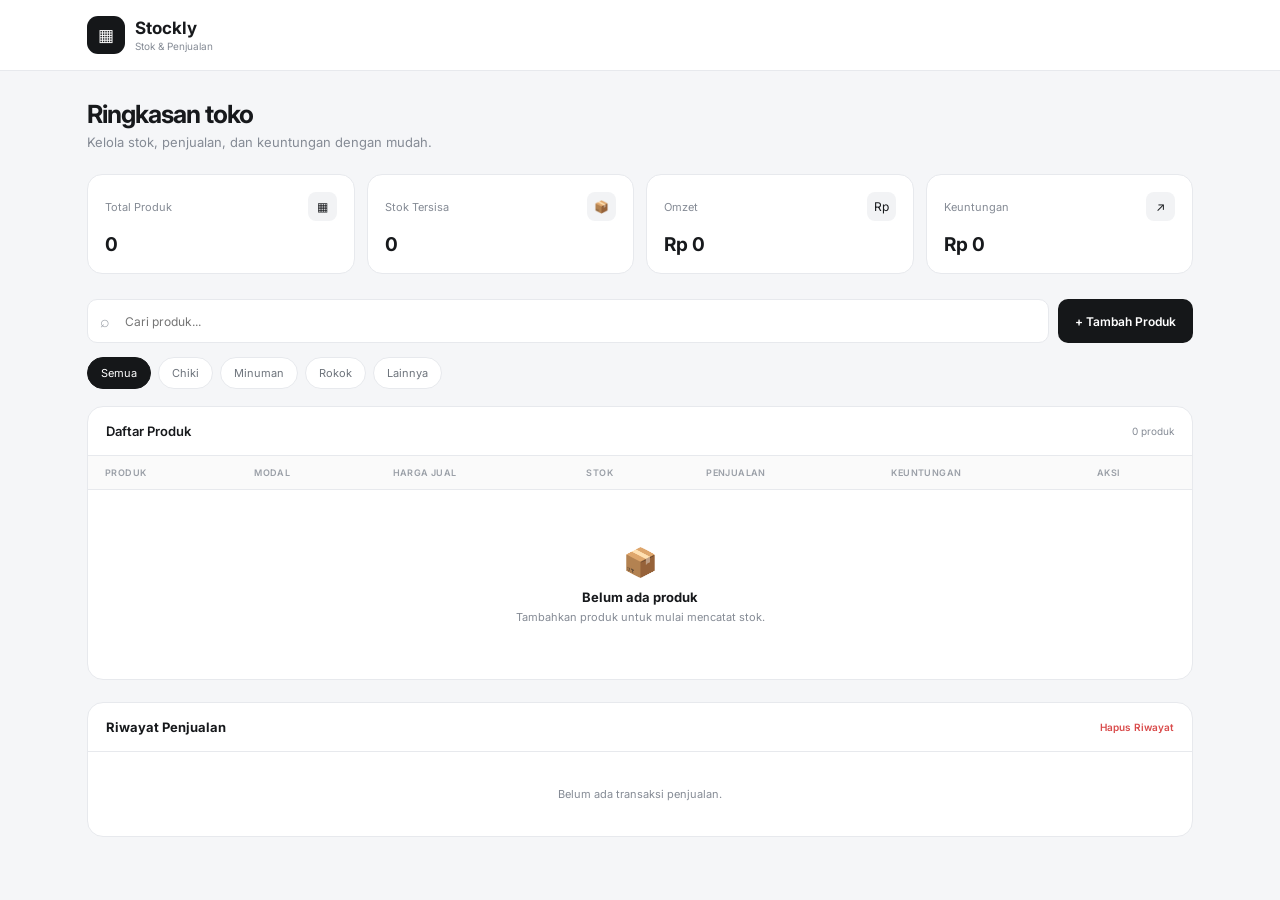
<file: warung.html>
<!DOCTYPE html>
<html lang="id">
<head>
<meta charset="UTF-8">
<meta name="viewport" content="width=device-width, initial-scale=1.0">
<title>Stockly — Stok & Penjualan</title>

<style>
@import url('https://fonts.googleapis.com/css2?family=Inter:wght@400;500;600;700&display=swap');

*{
    box-sizing:border-box;
    margin:0;
    padding:0;
}

:root{
    --bg:#f5f6f8;
    --card:#fff;
    --text:#17191c;
    --muted:#858b95;
    --border:#e7e9ed;
    --dark:#151719;
    --green:#168a55;
    --green-bg:#eaf7f0;
    --red:#d94b4b;
    --red-bg:#fff0f0;
    --yellow:#9b7200;
    --yellow-bg:#fff6da;
}

body{
    font-family:Inter,Arial,sans-serif;
    background:var(--bg);
    color:var(--text);
    min-height:100vh;
}

button,input,select{
    font-family:inherit;
}

button{
    cursor:pointer;
}

/* HEADER */

.header{
    background:#fff;
    border-bottom:1px solid var(--border);
    position:sticky;
    top:0;
    z-index:30;
}

.header-inner{
    max-width:1150px;
    margin:auto;
    padding:16px 22px;
    display:flex;
    justify-content:space-between;
    align-items:center;
}

.logo{
    display:flex;
    align-items:center;
    gap:10px;
}

.logo-icon{
    width:38px;
    height:38px;
    border-radius:11px;
    background:var(--dark);
    color:#fff;
    display:flex;
    align-items:center;
    justify-content:center;
    font-size:17px;
}

.logo-title{
    font-size:17px;
    font-weight:700;
}

.logo-sub{
    font-size:10px;
    color:var(--muted);
    margin-top:2px;
}

/* MAIN */

.container{
    max-width:1150px;
    margin:auto;
    padding:28px 22px 60px;
}

.welcome{
    margin-bottom:24px;
}

.welcome h2{
    font-size:25px;
    letter-spacing:-1px;
    margin-bottom:5px;
}

.welcome p{
    font-size:13px;
    color:var(--muted);
}

/* SUMMARY */

.summary{
    display:grid;
    grid-template-columns:repeat(4,1fr);
    gap:12px;
    margin-bottom:25px;
}

.summary-card{
    background:#fff;
    border:1px solid var(--border);
    border-radius:15px;
    padding:17px;
}

.summary-top{
    display:flex;
    justify-content:space-between;
    align-items:center;
    margin-bottom:12px;
}

.summary-label{
    color:var(--muted);
    font-size:11px;
}

.summary-icon{
    width:29px;
    height:29px;
    border-radius:8px;
    background:#f2f3f5;
    display:flex;
    align-items:center;
    justify-content:center;
    font-size:12px;
}

.summary-value{
    font-size:19px;
    font-weight:700;
}

/* TOOLBAR */

.toolbar{
    display:flex;
    gap:9px;
    margin-bottom:14px;
}

.search{
    position:relative;
    flex:1;
}

.search-icon{
    position:absolute;
    left:13px;
    top:50%;
    transform:translateY(-50%);
    color:#9da2aa;
}

.search input{
    width:100%;
    height:44px;
    border:1px solid var(--border);
    border-radius:10px;
    background:#fff;
    outline:none;
    padding:0 13px 0 37px;
    font-size:12px;
}

.search input:focus{
    border-color:#b9bdc4;
}

.add-btn{
    height:44px;
    padding:0 17px;
    border:0;
    border-radius:10px;
    background:var(--dark);
    color:#fff;
    font-size:12px;
    font-weight:600;
}

/* CATEGORY */

.categories{
    display:flex;
    gap:7px;
    overflow-x:auto;
    margin-bottom:17px;
    scrollbar-width:none;
}

.categories::-webkit-scrollbar{
    display:none;
}

.cat{
    flex:none;
    padding:8px 13px;
    border-radius:20px;
    border:1px solid var(--border);
    background:#fff;
    color:#6e747c;
    font-size:11px;
}

.cat.active{
    background:var(--dark);
    color:#fff;
    border-color:var(--dark);
}

/* PRODUCTS */

.panel{
    background:#fff;
    border:1px solid var(--border);
    border-radius:16px;
    overflow:hidden;
}

.panel-header{
    padding:16px 18px;
    border-bottom:1px solid var(--border);
    display:flex;
    justify-content:space-between;
    align-items:center;
}

.panel-title{
    font-size:13px;
    font-weight:600;
}

.panel-count{
    font-size:10px;
    color:var(--muted);
}

.table-wrap{
    overflow-x:auto;
}

table{
    width:100%;
    min-width:980px;
    border-collapse:collapse;
}

th{
    text-align:left;
    padding:11px 17px;
    background:#fafafa;
    color:#9a9fa7;
    font-size:9px;
    font-weight:600;
    text-transform:uppercase;
    letter-spacing:.4px;
    border-bottom:1px solid var(--border);
}

td{
    padding:13px 17px;
    border-bottom:1px solid #f0f1f3;
    font-size:11px;
}

tr:last-child td{
    border-bottom:0;
}

.product-name{
    font-size:12px;
    font-weight:600;
}

.product-category{
    margin-top:3px;
    color:var(--muted);
    font-size:9px;
}

.price{
    font-weight:600;
}

.green{
    color:var(--green);
    font-weight:600;
}

.stock{
    display:inline-flex;
    padding:5px 8px;
    border-radius:6px;
    background:var(--green-bg);
    color:var(--green);
    font-size:9px;
    font-weight:600;
}

.stock.low{
    background:var(--yellow-bg);
    color:var(--yellow);
}

.stock.out{
    background:var(--red-bg);
    color:var(--red);
}

.sell-buttons{
    display:flex;
    gap:4px;
}

.sell-buttons button{
    border:1px solid #dfe2e6;
    background:#fff;
    padding:6px 8px;
    border-radius:7px;
    font-size:9px;
    font-weight:600;
}

.sell-buttons button:hover{
    background:#f4f5f6;
}

.sell-buttons button:disabled{
    opacity:.4;
    cursor:not-allowed;
}

.actions{
    display:flex;
    gap:5px;
}

.action-btn{
    width:29px;
    height:29px;
    border:0;
    border-radius:7px;
    background:#f1f2f4;
    font-size:12px;
}

/* EMPTY */

.empty{
    display:none;
    padding:55px 20px;
    text-align:center;
}

.empty-icon{
    font-size:28px;
    margin-bottom:10px;
}

.empty h3{
    font-size:13px;
    margin-bottom:5px;
}

.empty p{
    font-size:11px;
    color:var(--muted);
}

/* HISTORY */

.history{
    margin-top:22px;
}

.history-header{
    display:flex;
    justify-content:space-between;
    align-items:center;
    padding:16px 18px;
    border-bottom:1px solid var(--border);
}

.history-header h3{
    font-size:13px;
}

.clear-history{
    border:0;
    background:none;
    color:var(--red);
    font-size:10px;
    font-weight:600;
}

.history-list{
    max-height:370px;
    overflow-y:auto;
}

.history-item{
    display:flex;
    justify-content:space-between;
    align-items:center;
    padding:13px 18px;
    border-bottom:1px solid #f0f1f3;
}

.history-item:last-child{
    border-bottom:0;
}

.history-left{
    display:flex;
    align-items:center;
    gap:10px;
}

.history-icon{
    width:31px;
    height:31px;
    border-radius:8px;
    background:var(--green-bg);
    color:var(--green);
    display:flex;
    align-items:center;
    justify-content:center;
    font-size:12px;
}

.history-name{
    font-size:11px;
    font-weight:600;
}

.history-time{
    color:var(--muted);
    font-size:9px;
    margin-top:3px;
}

.history-right{
    text-align:right;
}

.history-qty{
    font-size:11px;
    font-weight:600;
}

.history-money{
    color:var(--green);
    font-size:10px;
    margin-top:3px;
}

.no-history{
    padding:35px 20px;
    text-align:center;
    color:var(--muted);
    font-size:11px;
}

/* MODALS */

.modal-bg{
    position:fixed;
    inset:0;
    background:rgba(15,17,20,.45);
    backdrop-filter:blur(4px);
    display:none;
    align-items:center;
    justify-content:center;
    padding:18px;
    z-index:100;
}

.modal-bg.show{
    display:flex;
}

.modal{
    width:100%;
    max-width:440px;
    background:#fff;
    border-radius:18px;
    padding:22px;
    box-shadow:0 20px 60px rgba(0,0,0,.18);
}

.modal-head{
    display:flex;
    justify-content:space-between;
    align-items:center;
    margin-bottom:20px;
}

.modal-head h2{
    font-size:16px;
}

.close{
    width:31px;
    height:31px;
    border:0;
    background:#f1f2f4;
    border-radius:8px;
    font-size:17px;
}

.form-group{
    margin-bottom:13px;
}

.form-group label{
    display:block;
    font-size:10px;
    font-weight:600;
    margin-bottom:6px;
}

.form-input{
    width:100%;
    height:42px;
    border:1px solid var(--border);
    border-radius:9px;
    outline:none;
    padding:0 11px;
    font-size:12px;
    background:#fff;
}

.form-row{
    display:grid;
    grid-template-columns:1fr 1fr;
    gap:10px;
}

.modal-actions{
    display:flex;
    gap:8px;
    margin-top:19px;
}

.modal-actions button{
    flex:1;
    height:42px;
    border-radius:9px;
    font-size:11px;
    font-weight:600;
}

.cancel{
    background:#fff;
    border:1px solid var(--border);
}

.confirm{
    background:var(--dark);
    color:#fff;
    border:0;
}

/* SALE CONFIRMATION */

.sale-info{
    text-align:center;
    padding:5px 0 12px;
}

.sale-product{
    font-size:17px;
    font-weight:700;
    margin-bottom:5px;
}

.sale-question{
    color:var(--muted);
    font-size:11px;
}

.sale-quantity{
    margin:17px 0;
    background:#f6f7f8;
    border-radius:11px;
    padding:15px;
    text-align:center;
}

.sale-quantity strong{
    font-size:25px;
}

.sale-details{
    display:flex;
    justify-content:space-between;
    font-size:11px;
    padding:0 4px;
}

.sale-details span:last-child{
    font-weight:600;
}

/* MOBILE */

@media(max-width:800px){

    .container{
        padding:22px 14px 45px;
    }

    .header-inner{
        padding:14px;
    }

    .summary{
        grid-template-columns:1fr 1fr;
        gap:9px;
    }

    .summary-card{
        padding:14px;
        border-radius:13px;
    }

    .summary-value{
        font-size:16px;
    }

    .summary-label{
        font-size:10px;
    }

    .toolbar{
        flex-direction:column;
    }

    .add-btn{
        width:100%;
    }

    .panel{
        border-radius:14px;
    }

}

@media(max-width:480px){

    .welcome h2{
        font-size:22px;
    }

    .welcome p{
        font-size:11px;
    }

    .form-row{
        grid-template-columns:1fr;
    }

    .modal{
        padding:19px;
    }

}
</style>
</head>


<body>

<header class="header">

    <div class="header-inner">

        <div class="logo">

            <div class="logo-icon">▦</div>

            <div>
                <div class="logo-title">Stockly</div>
                <div class="logo-sub">Stok & Penjualan</div>
            </div>

        </div>

    </div>

</header>


<main class="container">

    <section class="welcome">

        <h2>Ringkasan toko</h2>

        <p>
            Kelola stok, penjualan, dan keuntungan dengan mudah.
        </p>

    </section>


    <!-- SUMMARY -->

    <section class="summary">

        <div class="summary-card">

            <div class="summary-top">
                <span class="summary-label">Total Produk</span>
                <span class="summary-icon">▦</span>
            </div>

            <div class="summary-value" id="totalProduk">
                0
            </div>

        </div>


        <div class="summary-card">

            <div class="summary-top">
                <span class="summary-label">Stok Tersisa</span>
                <span class="summary-icon">📦</span>
            </div>

            <div class="summary-value" id="totalStok">
                0
            </div>

        </div>


        <div class="summary-card">

            <div class="summary-top">
                <span class="summary-label">Omzet</span>
                <span class="summary-icon">Rp</span>
            </div>

            <div class="summary-value" id="totalOmzet">
                Rp0
            </div>

        </div>


        <div class="summary-card">

            <div class="summary-top">
                <span class="summary-label">Keuntungan</span>
                <span class="summary-icon">↗</span>
            </div>

            <div class="summary-value" id="totalUntung">
                Rp0
            </div>

        </div>

    </section>


    <!-- SEARCH -->

    <div class="toolbar">

        <div class="search">

            <span class="search-icon">⌕</span>

            <input
                id="search"
                type="text"
                placeholder="Cari produk..."
                oninput="render()"
            >

        </div>


        <button
            class="add-btn"
            onclick="openProductModal()"
        >
            + Tambah Produk
        </button>

    </div>


    <!-- CATEGORY -->

    <div class="categories">

        <button
            class="cat active"
            onclick="setCategory('Semua',this)"
        >
            Semua
        </button>

        <button
            class="cat"
            onclick="setCategory('Chiki',this)"
        >
            Chiki
        </button>

        <button
            class="cat"
            onclick="setCategory('Minuman',this)"
        >
            Minuman
        </button>

        <button
            class="cat"
            onclick="setCategory('Rokok',this)"
        >
            Rokok
        </button>

        <button
            class="cat"
            onclick="setCategory('Lainnya',this)"
        >
            Lainnya
        </button>

    </div>


    <!-- PRODUCT TABLE -->

    <section class="panel">

        <div class="panel-header">

            <span class="panel-title">
                Daftar Produk
            </span>

            <span
                class="panel-count"
                id="productCount"
            >
                0 produk
            </span>

        </div>


        <div class="table-wrap">

            <table>

                <thead>

                    <tr>

                        <th>Produk</th>

                        <th>Modal</th>

                        <th>Harga Jual</th>

                        <th>Stok</th>

                        <th>Penjualan</th>

                        <th>Keuntungan</th>

                        <th>Aksi</th>

                    </tr>

                </thead>


                <tbody id="productList"></tbody>

            </table>

        </div>


        <div class="empty" id="empty">

            <div class="empty-icon">
                📦
            </div>

            <h3>
                Belum ada produk
            </h3>

            <p>
                Tambahkan produk untuk mulai mencatat stok.
            </p>

        </div>

    </section>


    <!-- HISTORY -->

    <section class="panel history">

        <div class="history-header">

            <h3>
                Riwayat Penjualan
            </h3>

            <button
                class="clear-history"
                onclick="clearHistory()"
            >
                Hapus Riwayat
            </button>

        </div>


        <div
            class="history-list"
            id="historyList"
        ></div>

    </section>

</main>


<!-- PRODUCT MODAL -->

<div
    class="modal-bg"
    id="productModal"
>

    <div class="modal">

        <div class="modal-head">

            <h2 id="productModalTitle">
                Tambah Produk
            </h2>

            <button
                class="close"
                onclick="closeProductModal()"
            >
                ×
            </button>

        </div>


        <div class="form-group">

            <label>Nama Produk</label>

            <input
                class="form-input"
                id="nama"
                placeholder="Contoh: Power F"
            >

        </div>


        <div class="form-group">

            <label>Kategori</label>

            <select
                class="form-input"
                id="kategori"
            >

                <option value="Chiki">Chiki</option>
                <option value="Minuman">Minuman</option>
                <option value="Rokok">Rokok</option>
                <option value="Lainnya">Lainnya</option>

            </select>

        </div>


        <div class="form-row">

            <div class="form-group">

                <label>Harga Modal</label>

                <input
                    class="form-input"
                    type="number"
                    id="modalHarga"
                    placeholder="800"
                >

            </div>


            <div class="form-group">

                <label>Harga Jual</label>

                <input
                    class="form-input"
                    type="number"
                    id="jualHarga"
                    placeholder="1000"
                >

            </div>

        </div>


        <div class="form-group">

            <label>Jumlah Stok</label>

            <input
                class="form-input"
                type="number"
                id="stok"
                placeholder="50"
            >

        </div>


        <div class="modal-actions">

            <button
                class="cancel"
                onclick="closeProductModal()"
            >
                Batal
            </button>

            <button
                class="confirm"
                onclick="saveProduct()"
            >
                Simpan Produk
            </button>

        </div>

    </div>

</div>


<!-- SALE CONFIRM MODAL -->

<div
    class="modal-bg"
    id="saleModal"
>

    <div class="modal">

        <div class="sale-info">

            <div
                class="sale-product"
                id="saleProductName"
            >
                Power F
            </div>

            <div class="sale-question">
                Konfirmasi barang yang terjual?
            </div>

        </div>


        <div class="sale-quantity">

            <strong id="saleQuantity">
                1
            </strong>

            <div style="font-size:10px;color:#858b95;margin-top:3px">
                barang terjual
            </div>

        </div>


        <div class="sale-details">

            <span>
                Total penjualan
            </span>

            <span id="saleTotal">
                Rp0
            </span>

        </div>


        <div class="sale-details" style="margin-top:9px">

            <span>
                Keuntungan
            </span>

            <span
                id="saleProfit"
                style="color:#168a55"
            >
                Rp0
            </span>

        </div>


        <div class="modal-actions">

            <button
                class="cancel"
                onclick="closeSaleModal()"
            >
                Batal
            </button>

            <button
                class="confirm"
                onclick="confirmSale()"
            >
                ✓ Konfirmasi
            </button>

        </div>

    </div>

</div>


<script>

/* DATA */

let products =
    JSON.parse(
        localStorage.getItem("stockly_products")
    ) || [];

let history =
    JSON.parse(
        localStorage.getItem("stockly_history")
    ) || [];

let currentCategory = "Semua";

let editIndex = -1;

let pendingSale = null;


/* RUPIAH */

function rupiah(value){

    return new Intl.NumberFormat("id-ID",{
        style:"currency",
        currency:"IDR",
        maximumFractionDigits:0
    }).format(value);

}


/* SAVE */

function saveData(){

    localStorage.setItem(
        "stockly_products",
        JSON.stringify(products)
    );

    localStorage.setItem(
        "stockly_history",
        JSON.stringify(history)
    );

}


/* PRODUCT MODAL */

function openProductModal(index=-1){

    editIndex = index;

    document
        .getElementById("productModal")
        .classList.add("show");


    if(index >= 0){

        const p = products[index];

        document.getElementById("productModalTitle")
            .textContent = "Edit Produk";

        document.getElementById("nama")
            .value = p.nama;

        document.getElementById("kategori")
            .value = p.kategori;

        document.getElementById("modalHarga")
            .value = p.modal;

        document.getElementById("jualHarga")
            .value = p.harga;

        document.getElementById("stok")
            .value = p.stok + p.terjual;

    }else{

        document.getElementById("productModalTitle")
            .textContent = "Tambah Produk";

        document.getElementById("nama").value = "";

        document.getElementById("kategori").value = "Chiki";

        document.getElementById("modalHarga").value = "";

        document.getElementById("jualHarga").value = "";

        document.getElementById("stok").value = "";

    }

}


function closeProductModal(){

    document
        .getElementById("productModal")
        .classList.remove("show");

}


/* SAVE PRODUCT */

function saveProduct(){

    const nama =
        document.getElementById("nama")
            .value.trim();

    const kategori =
        document.getElementById("kategori")
            .value;

    const modal =
        Number(
            document.getElementById("modalHarga")
                .value
        );

    const harga =
        Number(
            document.getElementById("jualHarga")
                .value
        );

    const totalStok =
        Number(
            document.getElementById("stok")
                .value
        );


    if(
        !nama ||
        modal <= 0 ||
        harga <= 0 ||
        totalStok < 0
    ){

        alert("Lengkapi data produk terlebih dahulu.");

        return;

    }


    if(editIndex >= 0){

        const terjual =
            products[editIndex].terjual;

        if(totalStok < terjual){

            alert(
                "Jumlah stok tidak boleh lebih kecil dari jumlah yang sudah terjual."
            );

            return;

        }


        products[editIndex] = {

            nama,
            kategori,
            modal,
            harga,

            stok:
                totalStok - terjual,

            terjual

        };

    }else{

        products.push({

            nama,
            kategori,
            modal,
            harga,
            stok:totalStok,
            terjual:0

        });

    }


    saveData();

    closeProductModal();

    render();

}


/* SALE */

function openSale(index, quantity){

    const product = products[index];

    if(product.stok < quantity){

        alert(
            "Stok tidak cukup. Sisa stok: " +
            product.stok
        );

        return;

    }


    pendingSale = {
        index:index,
        quantity:quantity
    };


    document.getElementById("saleProductName")
        .textContent = product.nama;

    document.getElementById("saleQuantity")
        .textContent = quantity;

    document.getElementById("saleTotal")
        .textContent =
        rupiah(product.harga * quantity);

    document.getElementById("saleProfit")
        .textContent =
        rupiah(
            (product.harga - product.modal)
            * quantity
        );


    document
        .getElementById("saleModal")
        .classList.add("show");

}


function closeSaleModal(){

    document
        .getElementById("saleModal")
        .classList.remove("show");

    pendingSale = null;

}


/* CONFIRM SALE */

function confirmSale(){

    if(!pendingSale) return;


    const product =
        products[pendingSale.index];

    const quantity =
        pendingSale.quantity;


    if(product.stok < quantity){

        alert("Stok sudah tidak mencukupi.");

        closeSaleModal();

        return;

    }


    /* UPDATE STOCK */

    product.stok -= quantity;

    product.terjual += quantity;


    /* HISTORY */

    history.unshift({

        nama:product.nama,

        kategori:product.kategori,

        quantity:quantity,

        harga:product.harga,

        modal:product.modal,

        total:
            product.harga * quantity,

        profit:
            (product.harga - product.modal)
            * quantity,

        time:
            new Date().toLocaleString(
                "id-ID",
                {
                    day:"2-digit",
                    month:"short",
                    year:"numeric",
                    hour:"2-digit",
                    minute:"2-digit"
                }
            )

    });


    saveData();

    closeSaleModal();

    render();

}


/* DELETE PRODUCT */

function deleteProduct(index){

    if(
        confirm(
            "Hapus " +
            products[index].nama +
            "?"
        )
    ){

        products.splice(index,1);

        saveData();

        render();

    }

}


/* CATEGORY */

function setCategory(category, button){

    currentCategory = category;

    document
        .querySelectorAll(".cat")
        .forEach(
            b => b.classList.remove("active")
        );

    button.classList.add("active");

    render();

}


/* RENDER PRODUCTS */

function render(){

    const list =
        document.getElementById("productList");

    const search =
        document.getElementById("search")
            .value.toLowerCase();


    list.innerHTML = "";


    const filtered =
        products.filter(p => {

            const categoryMatch =
                currentCategory === "Semua" ||
                p.kategori === currentCategory;

            const searchMatch =
                p.nama
                    .toLowerCase()
                    .includes(search);

            return categoryMatch && searchMatch;

        });


    filtered.forEach(product => {

        const index =
            products.indexOf(product);


        const profit =
            (product.harga - product.modal)
            * product.terjual;


        let stockClass = "";

        if(product.stok === 0){

            stockClass = "out";

        }else if(product.stok <= 5){

            stockClass = "low";

        }


        list.innerHTML += `

        <tr>

            <td>

                <div class="product-name">
                    ${escapeHTML(product.nama)}
                </div>

                <div class="product-category">
                    ${escapeHTML(product.kategori)}
                </div>

            </td>


            <td class="price">
                ${rupiah(product.modal)}
            </td>


            <td class="price">
                ${rupiah(product.harga)}
            </td>


            <td>

                <span class="stock ${stockClass}">
                    ${product.stok}
                </span>

            </td>


            <td>

                <div class="sell-buttons">

                    <button
                        onclick="openSale(${index},1)"
                        ${product.stok < 1 ? "disabled" : ""}
                    >
                        +1
                    </button>

                    <button
                        onclick="openSale(${index},2)"
                        ${product.stok < 2 ? "disabled" : ""}
                    >
                        +2
                    </button>

                    <button
                        onclick="openSale(${index},5)"
                        ${product.stok < 5 ? "disabled" : ""}
                    >
                        +5
                    </button>

                </div>

                <div
                    style="
                    margin-top:4px;
                    color:#999;
                    font-size:9px;
                    "
                >
                    ${product.terjual} terjual
                </div>

            </td>


            <td class="green">
                ${rupiah(profit)}
            </td>


            <td>

                <div class="actions">

                    <button
                        class="action-btn"
                        onclick="openProductModal(${index})"
                        title="Edit"
                    >
                        ✎
                    </button>

                    <button
                        class="action-btn"
                        onclick="deleteProduct(${index})"
                        title="Hapus"
                    >
                        ×
                    </button>

                </div>

            </td>

        </tr>

        `;

    });


    document.getElementById("empty")
        .style.display =
            filtered.length === 0
            ? "block"
            : "none";


    document.getElementById("productCount")
        .textContent =
            filtered.length + " produk";


    updateSummary();

    renderHistory();

}


/* SUMMARY */

function updateSummary(){

    let totalProduk = products.length;

    let totalStok = 0;

    let omzet = 0;

    let untung = 0;


    products.forEach(p => {

        totalStok += p.stok;

        omzet +=
            p.harga * p.terjual;

        untung +=
            (p.harga - p.modal)
            * p.terjual;

    });


    document.getElementById("totalProduk")
        .textContent = totalProduk;

    document.getElementById("totalStok")
        .textContent = totalStok;

    document.getElementById("totalOmzet")
        .textContent = rupiah(omzet);

    document.getElementById("totalUntung")
        .textContent = rupiah(untung);

}


/* HISTORY */

function renderHistory(){

    const list =
        document.getElementById("historyList");


    if(history.length === 0){

        list.innerHTML = `
            <div class="no-history">
                Belum ada transaksi penjualan.
            </div>
        `;

        return;

    }


    list.innerHTML = "";


    history.forEach(item => {

        list.innerHTML += `

        <div class="history-item">

            <div class="history-left">

                <div class="history-icon">
                    ✓
                </div>

                <div>

                    <div class="history-name">
                        ${escapeHTML(item.nama)}
                    </div>

                    <div class="history-time">
                        ${item.time}
                    </div>

                </div>

            </div>


            <div class="history-right">

                <div class="history-qty">
                    +${item.quantity} pcs
                </div>

                <div class="history-money">
                    ${rupiah(item.total)}
                </div>

            </div>

        </div>

        `;

    });

}


/* CLEAR HISTORY */

function clearHistory(){

    if(history.length === 0){

        alert("Riwayat masih kosong.");

        return;

    }


    if(
        confirm(
            "Hapus semua riwayat penjualan?"
        )
    ){

        history = [];

        saveData();

        renderHistory();

    }

}


/* ESCAPE HTML */

function escapeHTML(text){

    return String(text)
        .replaceAll("&","&amp;")
        .replaceAll("<","&lt;")
        .replaceAll(">","&gt;")
        .replaceAll('"',"&quot;")
        .replaceAll("'","&#039;");

}


/* CLOSE MODAL WHEN CLICK OUTSIDE */

document
    .getElementById("productModal")
    .addEventListener(
        "click",
        function(e){

            if(e.target === this){

                closeProductModal();

            }

        }
    );


document
    .getElementById("saleModal")
    .addEventListener(
        "click",
        function(e){

            if(e.target === this){

                closeSaleModal();

            }

        }
    );


/* START */

render();

</script>

</body>
</html>
</file>
<file: assets/theme.css>
/* ARENA 27 NET - tema anime, dipakai bareng oleh login.html, index.html, stock.html */
@import url('https://fonts.googleapis.com/css2?family=Zen+Maru+Gothic:wght@400;500;700&family=Plus+Jakarta+Sans:wght@400;500;600;700;800&display=swap');

:root{
    --night:#0b0f24;
    --night-2:#141a38;
    --glass:rgba(18,22,48,.72);
    --glass-soft:rgba(24,29,60,.55);
    --line:rgba(163,178,255,.18);
    --line-strong:rgba(163,178,255,.34);
    --ink:#eaf0ff;
    --muted:#98a3d4;
    --saku:#ff7ab8;
    --saku-deep:#e2448e;
    --aqua:#7ee8ff;
    --gold:#ffd27a;
    --good:#69e0a8;
    --bad:#ff8a7a;
    --r-l:20px;
    --r-m:12px;
    --r-s:9px;
    --font-body:"Plus Jakarta Sans","Segoe UI",Arial,sans-serif;
    --font-display:"Zen Maru Gothic","Plus Jakarta Sans",serif;
}

*,*::before,*::after{box-sizing:border-box}
html{scroll-behavior:smooth}

body{
    margin:0;
    min-height:100vh;
    font-family:var(--font-body);
    color:var(--ink);
    background:var(--night);
    -webkit-font-smoothing:antialiased;
}

input,select,textarea,button{font-family:inherit}
button{cursor:pointer}
button:active{transform:translateY(1px)}
h1,h2,h3{font-family:var(--font-display);font-weight:700;letter-spacing:.01em}
a{color:inherit}

/* ---------- lapisan background ---------- */
.bg-stack{position:fixed;inset:0;z-index:-1;overflow:hidden;background:
    radial-gradient(120% 80% at 80% -10%,#2b2350 0%,rgba(43,35,80,0) 55%),
    radial-gradient(90% 70% at 10% 105%,#123049 0%,rgba(18,48,73,0) 60%),
    linear-gradient(180deg,#0a0d20 0%,#0f1330 45%,#141a38 100%);}
.bg-canvas{position:absolute;inset:0;width:100%;height:100%}
.bg-veil{position:absolute;inset:0;background:
    linear-gradient(180deg,rgba(9,11,28,.55) 0%,rgba(9,11,28,.78) 55%,rgba(9,11,28,.9) 100%);}
.bg-grain{position:absolute;inset:0;opacity:.35;pointer-events:none;background-image:radial-gradient(rgba(255,255,255,.05) 1px,transparent 1px);background-size:3px 3px}

/* ---------- lapisan video latar (body data-video="...") ---------- */
.bg-video{position:fixed;inset:0;z-index:-3;overflow:hidden;background:#080b1e}
.bg-video video{
    position:absolute;left:50%;top:50%;transform:translate(-50%,-50%);
    width:100%;height:100%;object-fit:cover;
    filter:saturate(.9) contrast(1.02) brightness(.5);
}
body.has-video .bg-stack{background:none}
body.has-video .bg-veil{background:
    linear-gradient(180deg,rgba(8,10,26,.66) 0%,rgba(8,10,26,.8) 45%,rgba(8,10,26,.9) 100%),
    radial-gradient(120% 80% at 80% -10%,rgba(43,35,80,.35),rgba(43,35,80,0) 55%);}
body.has-video.video-off .bg-video{opacity:0;transition:opacity .3s}

/* ---------- kerangka halaman ---------- */
.container{position:relative;width:min(100%,1120px);margin:auto;padding:26px 20px 64px}

.header{
    display:flex;align-items:center;justify-content:space-between;gap:14px;flex-wrap:wrap;
    padding:24px 28px;margin-bottom:18px;border-radius:var(--r-l);
    border:1px solid var(--line);
    background:linear-gradient(135deg,rgba(30,26,66,.82),rgba(16,24,54,.82));
    box-shadow:0 22px 50px rgba(4,6,20,.55),inset 0 1px rgba(255,255,255,.08);
    position:relative;overflow:hidden;min-height:150px;
}
.header::after{
    content:"";position:absolute;right:-70px;top:-90px;width:280px;height:280px;border-radius:50%;
    background:radial-gradient(circle,rgba(255,122,184,.28),rgba(255,122,184,0) 70%);pointer-events:none;
}
.brand,.logo{display:flex;align-items:center;gap:14px;position:relative;z-index:1}
.logo-icon,.logo{
    width:54px;height:54px;flex:none;display:grid;place-items:center;border-radius:16px;
    background:linear-gradient(150deg,#ff7ab8,#7f5cff);color:#fff;
    font-family:var(--font-display);font-size:18px;font-weight:700;letter-spacing:-.5px;
    box-shadow:0 10px 26px rgba(226,68,142,.42);
}
.logo-icon svg{width:38px;height:38px;display:block}
.logo-title,.title{font-family:var(--font-display);font-size:26px;letter-spacing:.02em;line-height:1.15}
.logo-sub,.subtitle{margin-top:5px;color:var(--muted);font-size:12px;letter-spacing:.03em}

.head-tools{display:flex;align-items:center;gap:9px;flex-wrap:wrap;position:relative;z-index:1}
.stock-link,a.back{
    display:inline-flex;align-items:center;gap:7px;padding:10px 15px;border-radius:10px;
    border:1px solid var(--line-strong);background:rgba(255,255,255,.07);color:var(--ink);
    text-decoration:none;font-size:11px;font-weight:700;letter-spacing:.02em;
    transition:background .18s,transform .18s,border-color .18s;
}
.stock-link:hover,a.back:hover{background:rgba(255,255,255,.15);transform:translateY(-2px)}

.who{
    display:flex;align-items:center;gap:10px;padding:8px 12px;border-radius:12px;
    border:1px solid var(--line);background:rgba(11,14,32,.55);font-size:11px;
}
.who b{font-family:var(--font-display);font-size:13px}
.who .dot{width:8px;height:8px;border-radius:50%;background:var(--good);box-shadow:0 0 10px var(--good)}
.btn-ghost{
    min-height:36px;padding:0 12px;border:1px solid var(--line-strong);border-radius:9px;
    background:rgba(255,255,255,.06);color:var(--ink);font-size:11px;font-weight:700;
    transition:background .18s,transform .18s;
}
.btn-ghost:hover{background:rgba(255,255,255,.16);transform:translateY(-1px)}
.btn-ghost.on{border-color:transparent;color:#fff;background:linear-gradient(135deg,rgba(255,122,184,.9),rgba(162,92,255,.9));box-shadow:0 8px 18px rgba(162,92,255,.32)}

/* ---------- kartu ---------- */
.card{
    position:relative;padding:22px;margin-bottom:15px;border-radius:18px;
    border:1px solid var(--line);background:var(--glass);
    backdrop-filter:blur(14px) saturate(140%);-webkit-backdrop-filter:blur(14px) saturate(140%);
    box-shadow:0 16px 38px rgba(4,6,20,.42),inset 0 1px rgba(255,255,255,.06);
    transition:border-color .2s,box-shadow .2s;
}
.card:hover{border-color:rgba(163,178,255,.3);box-shadow:0 20px 46px rgba(4,6,20,.5),inset 0 1px rgba(255,255,255,.08)}
.card h2{display:flex;align-items:center;gap:10px;margin:0 0 16px;font-size:19px}
.card h2::before{content:"";width:4px;height:20px;border-radius:4px;background:linear-gradient(180deg,var(--saku),#7f5cff)}
.stats.card{padding:14px}

/* ---------- form ---------- */
.grid,.form-grid{display:grid;grid-template-columns:repeat(auto-fit,minmax(140px,1fr));gap:12px;align-items:end}
.form-grid{grid-template-columns:repeat(4,minmax(0,1fr))}
.field{min-width:0}
.field label,.chip-title{display:block;margin-bottom:6px;color:var(--muted);font-size:9.5px;font-weight:800;letter-spacing:.12em;text-transform:uppercase}
.field input,.field select,textarea,.list-tools input,#account{
    width:100%;min-height:42px;padding:0 12px;border-radius:var(--r-s);
    border:1px solid var(--line);background:rgba(9,12,28,.6);color:var(--ink);
    font-size:13px;font-weight:500;transition:border-color .18s,box-shadow .18s,background .18s;
}
textarea{padding:10px;min-height:92px;resize:vertical;line-height:1.6;font-size:12px}
.field input::placeholder,textarea::placeholder,.list-tools input::placeholder{color:#6f79a8}
.field input:hover,.field select:hover,textarea:hover{border-color:rgba(163,178,255,.34)}
.field input:focus,.field select:focus,textarea:focus,.list-tools input:focus,#account:focus{
    outline:none;border-color:var(--saku);background:rgba(9,12,28,.85);
    box-shadow:0 0 0 3px rgba(255,122,184,.18);
}
select option{background:#141a38;color:var(--ink)}
input[type=date]::-webkit-calendar-picker-indicator{filter:invert(.8) sepia(.3) hue-rotate(180deg);cursor:pointer}

.btn,.add-btn,.settings-save{
    min-height:42px;padding:0 18px;border:0;border-radius:var(--r-s);
    background:linear-gradient(135deg,#ff7ab8,#a25cff);color:#fff;
    font-size:12px;font-weight:800;letter-spacing:.02em;
    box-shadow:0 10px 22px rgba(162,92,255,.35);
    transition:filter .18s,transform .18s;
}
.btn:hover,.add-btn:hover,.settings-save:hover{filter:brightness(1.1);transform:translateY(-1px)}

button:focus-visible,a:focus-visible,input:focus-visible,select:focus-visible,textarea:focus-visible,summary:focus-visible{
    outline:3px solid rgba(255,122,184,.5);outline-offset:2px;
}

/* ---------- pilihan segmen / chip ---------- */
.seg{display:flex;gap:6px;flex-wrap:wrap}
.seg button{
    flex:1 1 auto;min-height:42px;padding:0 13px;border-radius:var(--r-s);
    border:1px solid var(--line);background:rgba(9,12,28,.55);color:#b7c0ea;
    font-size:11px;font-weight:800;letter-spacing:.04em;transition:.18s;
}
.seg button:hover{border-color:var(--line-strong);color:var(--ink)}
.seg button.active{
    background:linear-gradient(135deg,rgba(255,122,184,.92),rgba(162,92,255,.92));
    border-color:transparent;color:#fff;box-shadow:0 8px 20px rgba(162,92,255,.35);
}
.seg button.cash.active{background:linear-gradient(135deg,#69e0a8,#2fae7c);box-shadow:0 8px 20px rgba(47,174,124,.3)}
.seg button.qris.active{background:linear-gradient(135deg,#ffd27a,#ff9f4a);color:#3a2405;box-shadow:0 8px 20px rgba(255,159,74,.3)}

.chips{display:flex;gap:6px;flex-wrap:wrap;margin-top:8px}
.chips button{
    padding:7px 11px;border-radius:8px;border:1px solid var(--line);
    background:rgba(9,12,28,.5);color:#b7c0ea;font-size:11px;font-weight:700;transition:.16s;
}
.chips button:hover{border-color:var(--saku);color:#fff;transform:translateY(-1px)}
.chips button.on{background:rgba(255,122,184,.2);border-color:var(--saku);color:#ffd6e9}
.chips button.low-chip::after{content:" •";color:var(--bad)}
.chip-empty{color:var(--muted);font-size:11px;font-style:italic}
.chip-title{margin-bottom:8px}

/* ---------- ringkasan & angka ---------- */
.totals{display:grid;grid-template-columns:repeat(3,1fr);gap:12px}
.tot,.stat{
    min-height:92px;display:flex;flex-direction:column;justify-content:center;padding:16px 18px;
    border-radius:var(--r-m);border:1px solid var(--line);background:rgba(9,12,28,.5);
}
.tot.warm,.stat:nth-child(2){border-color:rgba(255,210,122,.28);background:rgba(66,44,12,.4)}
.tot.hot{border-color:rgba(255,138,122,.3);background:rgba(66,24,20,.42)}
.stat:nth-child(3){border-color:rgba(126,232,255,.25);background:rgba(14,44,58,.42)}
.tot .lbl,.label{color:#b6c0ec;font-size:9px;font-weight:800;letter-spacing:.13em;text-transform:uppercase}
.tot .val,.value{margin-top:6px;font-family:var(--font-display);font-size:25px;font-weight:700;letter-spacing:-.4px;color:#ffd6e9}
.tot.warm .val,.stat:nth-child(2) .value{color:var(--gold)}
.tot.hot .val{color:var(--bad)}
.stat:nth-child(3) .value{color:var(--aqua)}

.pills{display:flex;flex-wrap:wrap;gap:8px;margin-bottom:18px}
.pill{padding:9px 13px;border-radius:9px;border:1px solid var(--line);background:rgba(9,12,28,.5);color:#b7c0ea;font-size:11px;line-height:1.5}
.pill b{color:var(--ink);font-size:13px}
.pill.money b{color:#ffd6e9}
.pill.alert{border-color:rgba(255,138,122,.4);background:rgba(66,24,20,.42);color:#ffc7bd}
.pill.alert b{color:#ffc7bd}

/* ---------- daftar sesi ---------- */
.cols{display:grid;grid-template-columns:repeat(3,1fr);gap:12px}
.grp{padding:14px;border:1px solid var(--line);border-radius:var(--r-m);background:rgba(9,12,28,.35)}
.grp h3{margin:0 0 8px;padding-bottom:9px;border-bottom:1px solid var(--line);color:#cdd5ff;font-size:10px;font-weight:800;letter-spacing:.14em}
.entry{display:flex;align-items:center;gap:8px;padding:9px 8px;border-radius:8px;border-bottom:1px dashed rgba(163,178,255,.13);font-size:12px}
.entry:last-child{border-bottom:0}
.entry:hover{background:rgba(255,255,255,.05)}
.entry .no{flex:none;width:22px;color:#96a1d2;font-size:10px}
.entry .nm{flex:1;font-weight:600}
.entry .pay{white-space:nowrap;color:var(--muted);font-size:10px}
.entry .pay b{color:#ffd6e9;font-size:12px}
.kembali{color:var(--gold);font-size:9px}
.del{width:24px;height:24px;flex:none;border-radius:7px;border:1px solid rgba(255,138,122,.35);background:transparent;color:var(--bad);font-size:12px;line-height:1;transition:.16s}
.del:hover{background:rgba(255,138,122,.16);transform:scale(1.06)}
.none{padding:14px 4px;color:var(--muted);font-size:11px;font-style:italic}
.hint{margin-top:8px;min-height:13px;color:var(--gold);font-size:11px;font-weight:700}
.note,.settings-intro,.settings-note{margin-top:10px;color:var(--muted);font-size:11px;line-height:1.65;max-width:78ch}

.list-tools{display:flex;gap:10px;align-items:center;margin:-4px 0 14px}
.list-tools input{max-width:320px}
.list-count{white-space:nowrap;color:var(--muted);font-size:11px}

/* ---------- tabel ---------- */
.table-wrap{overflow-x:auto;border:1px solid var(--line);border-radius:10px;overscroll-behavior-x:contain}
table{width:100%;min-width:600px;border-collapse:collapse}
th,td{padding:12px 11px;border-bottom:1px solid rgba(163,178,255,.12);text-align:left;font-size:12px}
th{position:sticky;top:0;z-index:1;background:rgba(20,25,56,.95);color:var(--muted);font-size:9px;font-weight:800;letter-spacing:.12em;text-transform:uppercase}
td strong{font-weight:700;font-size:12px}
tbody tr:hover td{background:rgba(255,255,255,.045)}
tbody tr:last-child td{border-bottom:0}
tfoot td{background:rgba(20,25,56,.7);font-weight:800;border-top:1px solid var(--line-strong)}
.num{text-align:right}
.empty{padding:20px 12px;color:var(--muted);font-size:12px;font-style:italic;text-align:center}
.low{display:inline-flex;align-items:center;gap:5px;color:var(--bad);font-weight:800}
.actions{display:flex;gap:7px;justify-content:flex-end}
.small-btn{
    min-height:32px;padding:6px 11px;border-radius:8px;border:1px solid var(--line);
    background:rgba(9,12,28,.5);color:#b7c0ea;font-size:10px;font-weight:800;transition:.16s;
}
.small-btn:hover{border-color:var(--saku);color:#fff;transform:translateY(-1px)}
.small-btn.delete{color:var(--bad);border-color:rgba(255,138,122,.3)}
.small-btn.delete:hover{background:rgba(255,138,122,.15);color:#ffc7bd}
.backup-actions,.export{display:flex;gap:9px;flex-wrap:wrap}
.backup-actions button{box-shadow:none}
.export .primary{background:linear-gradient(135deg,#ff7ab8,#a25cff);color:#fff;border-color:transparent}
.export .danger{margin-left:auto;color:var(--bad);border-color:rgba(255,138,122,.35);background:rgba(66,24,20,.35)}
.export .danger:hover{background:rgba(255,138,122,.18)}
.history{max-height:400px;overflow:auto}
.tag{color:var(--muted);font-size:10px;font-weight:600}
.span2{grid-column:span 2}

/* ---------- detail / pengaturan ---------- */
details.settings,details.sub{margin-top:0}
details.sub{margin-top:20px;padding-top:16px;border-top:1px solid var(--line)}
.settings summary,details.sub summary{display:flex;align-items:center;justify-content:space-between;gap:10px;list-style:none;cursor:pointer;font-size:13px;font-weight:800}
.settings summary::-webkit-details-marker,details.sub summary::-webkit-details-marker{display:none}
.settings summary::after,details.sub summary::after{
    content:"+";width:26px;height:26px;flex:none;display:grid;place-items:center;border-radius:50%;
    background:rgba(255,122,184,.16);color:#ffd6e9;font-size:15px;transition:.18s;
}
details[open] summary::after{content:"−"}
.settings-body,.sub-body{margin-top:15px}
.price-grid{display:grid;grid-template-columns:repeat(3,minmax(0,1fr));gap:10px;margin-bottom:14px}
.ghost{
    min-height:42px;padding:0 15px;border-radius:var(--r-s);border:1px solid var(--line-strong);
    background:rgba(255,255,255,.06);color:var(--ink);font-size:12px;font-weight:800;white-space:nowrap;
}
.ghost:hover{background:rgba(255,255,255,.14)}

/* ---------- stepper / total rokok ---------- */
.stepper{display:flex}
.stepper button{width:40px;height:42px;flex:none;border:1px solid var(--line);background:rgba(255,255,255,.06);color:var(--ink);font-size:17px;font-weight:800}
.stepper button:hover{background:rgba(255,255,255,.14)}
.stepper button:first-child{border-radius:var(--r-s) 0 0 var(--r-s)}
.stepper button:last-child{border-radius:0 var(--r-s) var(--r-s) 0}
.stepper input{flex:1;min-width:0;border-radius:0;border-left:0;border-right:0;text-align:center;font-weight:800}
.rk-quick{margin-bottom:16px}
.rk-total{display:flex;flex-wrap:wrap;align-items:center;gap:8px 20px;margin-top:14px;padding:13px 15px;border-radius:10px;border:1px solid var(--line);background:rgba(9,12,28,.5);color:#cdd5ff;font-size:12px}
.rk-total .big{font-family:var(--font-display);font-size:22px;font-weight:700;color:#ffd6e9}
.rk-total .ok{color:var(--good)}
.rk-total .warn{color:var(--bad);font-weight:800}
.rk-total .muted{color:var(--muted)}
#rkCashChips{margin-top:9px}

/* ---------- toast ---------- */
.toast{
    position:fixed;bottom:18px;left:50%;z-index:60;transform:translateX(-50%);
    padding:11px 20px;border-radius:22px;border:1px solid var(--line-strong);
    background:rgba(20,24,52,.95);color:var(--ink);font-size:11px;font-weight:700;
    box-shadow:0 14px 34px rgba(3,5,16,.6);opacity:0;pointer-events:none;transition:opacity .25s;
}
.toast.show{opacity:1}

/* ---------- responsif ---------- */
@media(max-width:800px){
    .cols{grid-template-columns:1fr}
}
@media(max-width:700px){
    .container{padding:16px 13px 42px}
    .header{min-height:0;padding:20px 18px;border-radius:18px}
    .logo-icon,.logo{width:46px;height:46px;font-size:16px}
    .logo-title,.title{font-size:21px}
    .card{padding:17px}
    .form-grid{grid-template-columns:1fr 1fr}
    .price-grid{grid-template-columns:1fr}
    .totals,.stats{grid-template-columns:1fr 1fr}
    .totals>*,.stats>.stat:last-child{grid-column:1/-1}
    .tot,.stat{min-height:82px;padding:13px}
    .tot .val,.value{font-size:21px}
    .list-tools{flex-direction:column;align-items:stretch}
    .list-tools input{max-width:none}
    .list-count{white-space:normal}
}
@media(max-width:520px){
    .form-grid{grid-template-columns:1fr}
    .span2{grid-column:auto}
    .head-tools,.stock-link,a.back{width:100%;justify-content:center}
    .export .danger{margin-left:0}
    .actions .small-btn{flex:1}
    .grid{grid-template-columns:1fr 1fr}
    .seg button{min-height:40px;padding:0 10px;font-size:10px}
}

@media(prefers-reduced-motion:reduce){
    html{scroll-behavior:auto}
    *,*::before,*::after{transition:none!important;animation:none!important}
}

/* ---------- penyempurnaan tampilan ---------- */
::selection{background:rgba(255,122,184,.35);color:#fff}
*{scrollbar-color:rgba(163,178,255,.35) transparent;scrollbar-width:thin}
::-webkit-scrollbar{width:10px;height:10px}
::-webkit-scrollbar-track{background:rgba(255,255,255,.04);border-radius:8px}
::-webkit-scrollbar-thumb{background:linear-gradient(180deg,rgba(255,122,184,.6),rgba(162,92,255,.6));border-radius:8px;border:2px solid rgba(0,0,0,.2)}
::-webkit-scrollbar-thumb:hover{background:linear-gradient(180deg,#ff7ab8,#a25cff)}

/* header: aura + cincin cahaya di logo */
.header::before{
    content:"";position:absolute;inset:0;pointer-events:none;
    background:
        radial-gradient(70% 130% at 92% 0%,rgba(126,232,255,.16),rgba(126,232,255,0) 60%),
        linear-gradient(180deg,rgba(255,255,255,.06),rgba(255,255,255,0) 45%);
}
.header::after{inset:auto -50px -130px auto;width:250px;height:250px;opacity:.75}
.header .logo-icon{position:relative;isolation:isolate}
.header .logo-icon::after{
    content:"";position:absolute;inset:-5px;z-index:-1;border-radius:21px;opacity:.6;
    background:conic-gradient(from 210deg,rgba(255,122,184,.9),rgba(126,232,255,.5),rgba(162,92,255,.9),rgba(255,122,184,.9));
    filter:blur(9px);
}
@supports ((-webkit-background-clip:text) or (background-clip:text)){
    .logo-title,.title{
        background:linear-gradient(96deg,#fff 10%,#e4d5ff 52%,#bfe6ff 92%);
        -webkit-background-clip:text;background-clip:text;color:transparent;
    }
}

/* kartu: glow sudut + garis aksen di kartu utama */
.card{overflow:hidden}
.card::after{
    content:"";position:absolute;right:-60px;top:-70px;width:190px;height:190px;border-radius:50%;pointer-events:none;
    background:radial-gradient(circle,rgba(255,122,184,.16),rgba(255,122,184,0) 70%);
    opacity:0;transition:opacity .25s;
}
.card:hover::after{opacity:1}
#inputCard,#rokokCard{border-top:1px solid rgba(255,122,184,.45)}
#inputCard::before,#rokokCard::before{
    content:"";position:absolute;left:0;right:0;top:0;height:2px;border-radius:18px 18px 0 0;
    background:linear-gradient(90deg,rgba(255,122,184,0),rgba(255,122,184,.85) 22%,rgba(126,232,255,.75) 62%,rgba(126,232,255,0));
}
.card h2::before{box-shadow:0 0 12px rgba(255,122,184,.55)}

/* ringkasan: angka menonjol, ada strip warna */
.tot,.stat{position:relative;overflow:hidden}
.tot::before,.stat::before{content:"";position:absolute;left:0;top:12px;bottom:12px;width:3px;border-radius:0 3px 3px 0;background:linear-gradient(180deg,var(--saku),#7f5cff)}
.tot.warm::before,.stat:nth-child(2)::before{background:linear-gradient(180deg,var(--gold),#ff9f4a)}
.tot.hot::before{background:linear-gradient(180deg,var(--bad),#ff6b52)}
.stat:nth-child(3)::before{background:linear-gradient(180deg,var(--aqua),#4fb3d9)}
.tot .val,.value{text-shadow:0 0 22px rgba(255,122,184,.35);font-size:27px}

/* chip, pil, tombol kecil */
.chips button,.pill{backdrop-filter:blur(6px);-webkit-backdrop-filter:blur(6px)}
.chips button.on{box-shadow:0 6px 16px rgba(255,122,184,.25)}
.pill{border-radius:10px}
.small-btn:hover,.btn-ghost:hover,.ghost:hover{box-shadow:0 6px 16px rgba(4,6,20,.45)}
.btn:not(:disabled):active,.add-btn:active,.ghost:active,.small-btn:active{transform:translateY(1px) scale(.995)}
.add-btn:disabled,.btn:disabled{opacity:.55;pointer-events:none}

/* tabel: header kaca, zebra baris */
.table-wrap{box-shadow:inset 0 1px rgba(255,255,255,.06)}
th{background:rgba(26,31,68,.92);backdrop-filter:blur(8px);-webkit-backdrop-filter:blur(8px)}
tbody tr:nth-child(even) td{background:rgba(255,255,255,.022)}
tbody tr:hover td{background:rgba(255,122,184,.075)}
td,th{transition:background .14s}

/* daftar sesi: angka rapi rata kanan */
.entry{border-bottom:1px solid rgba(163,178,255,.1)}
.entry .pay{min-width:96px;text-align:right}
.grp{background:rgba(9,12,28,.42)}
.grp h3{color:#dbe2ff}

/* summary lingkaran */
.settings summary::after,details.sub summary::after{border:1px solid rgba(255,122,184,.3);background:rgba(255,122,184,.14)}
.settings summary:hover::after,details.sub summary:hover::after{background:rgba(255,122,184,.26);transform:rotate(90deg)}
.settings summary::after,details.sub summary::after{transition:.22s}

@media(max-width:700px){
    .tot .val,.value{font-size:23px}
    .header .logo-icon::after{inset:-3px;filter:blur(7px)}
}

/* ---------- struk / cetak ---------- */
#printArea{display:none}
@media print{
    .bg-video,.bg-stack,.bg-canvas,.bg-veil,.bg-grain,.toast{display:none!important}
    body{background:#fff!important;color:#000!important}
    body>*:not(#printArea){display:none!important}
    #printArea{display:block!important;font-family:Georgia,serif;color:#000}
    #printArea h1{font-size:18px;margin-bottom:6px}
    #printArea p{font-size:12px;margin:2px 0}
    #printArea table{width:100%;border-collapse:collapse;margin-top:10px}
    #printArea th,#printArea td{border:1px solid #000;padding:4px 6px;font-size:11px;text-align:left}
    #printArea .tt{margin-top:12px;font-size:12px;font-weight:bold}
}
</file>
